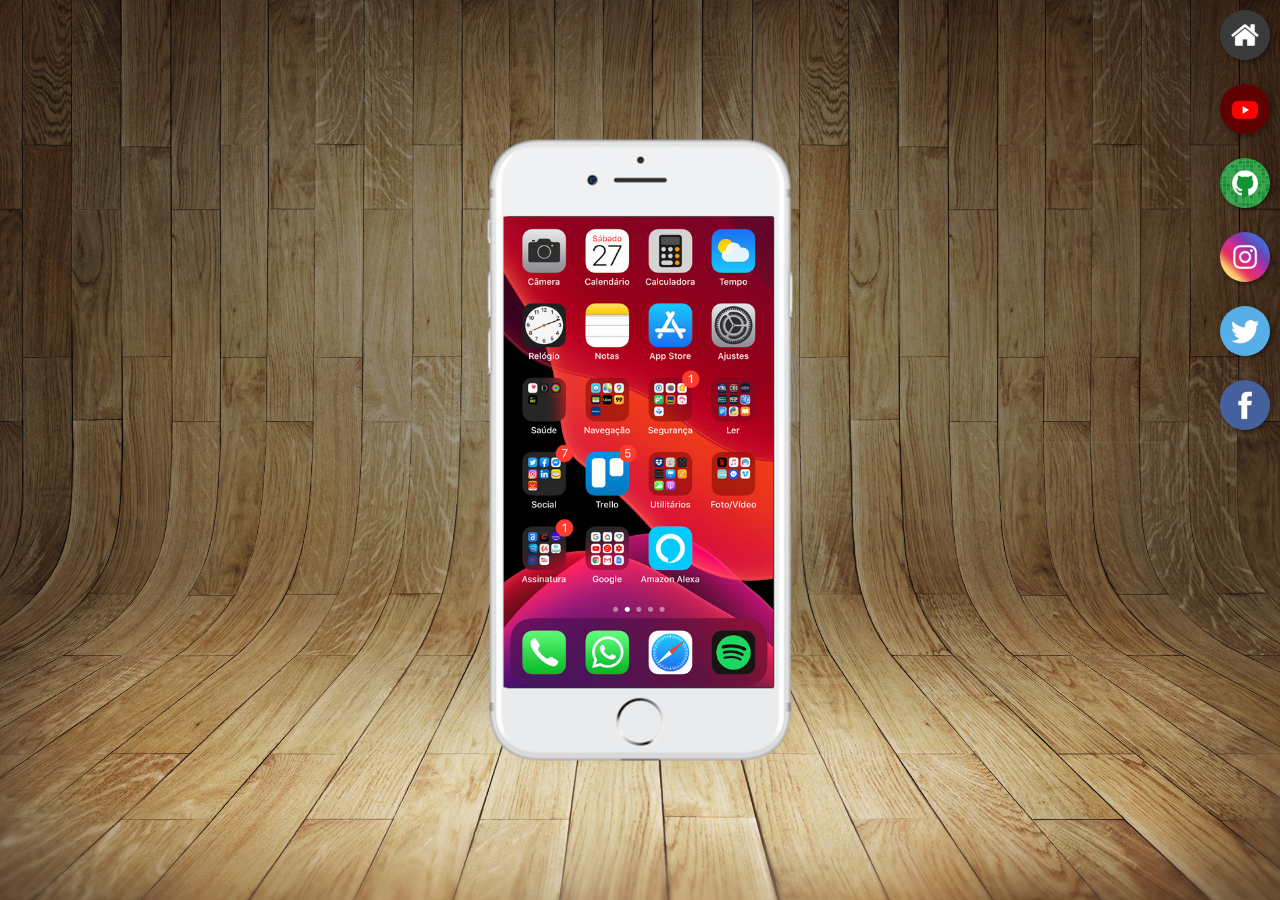
<file: index.html>
<!DOCTYPE html>
<html lang="en">
<head>
    <meta charset="UTF-8">
    <meta http-equiv="X-UA-Compatible" content="IE=edge">
    <meta name="viewport" content="width=device-width, initial-scale=1.0">
    <link rel="shortcut icon" href="favicon.ico" type="image/x-icon">
    <link rel="stylesheet" href="estilos/style.css">
    <title>Projeto Redes Sociais</title>
</head>
<body>
    <main>
        <section id="telefone">
            <iframe src="home.html" name="tela" id="tela" frameborder="0"></iframe>
        </section>

        <section id="redes-sociais">
            <a href="home.html" target="tela"> <img src="imagens/logo-home.jpg" alt="home"></a>  <br>
            <a href="youtube.html" target="tela"> <img src="imagens/logo-youtube.jpg" alt="youtube"></a> <br>
            <a href="github.html" target="tela"> <img src="imagens/logo-github.jpg" alt="github"></a> <br>
            <a href="instagram.html" target="tela"> <img src="imagens/logo-instagram.jpg" alt="instagram"></a> <br>
            <a href="twitter.html" target="tela"> <img src="imagens/logo-twitter.jpg" alt="twitter"></a> <br>
            <a href="facebook.html" target="tela"> <img src="imagens/logo-facebook.jpg" alt="facebook"></a> <br>


        </section>
    </main>
</body>
</html>
</file>
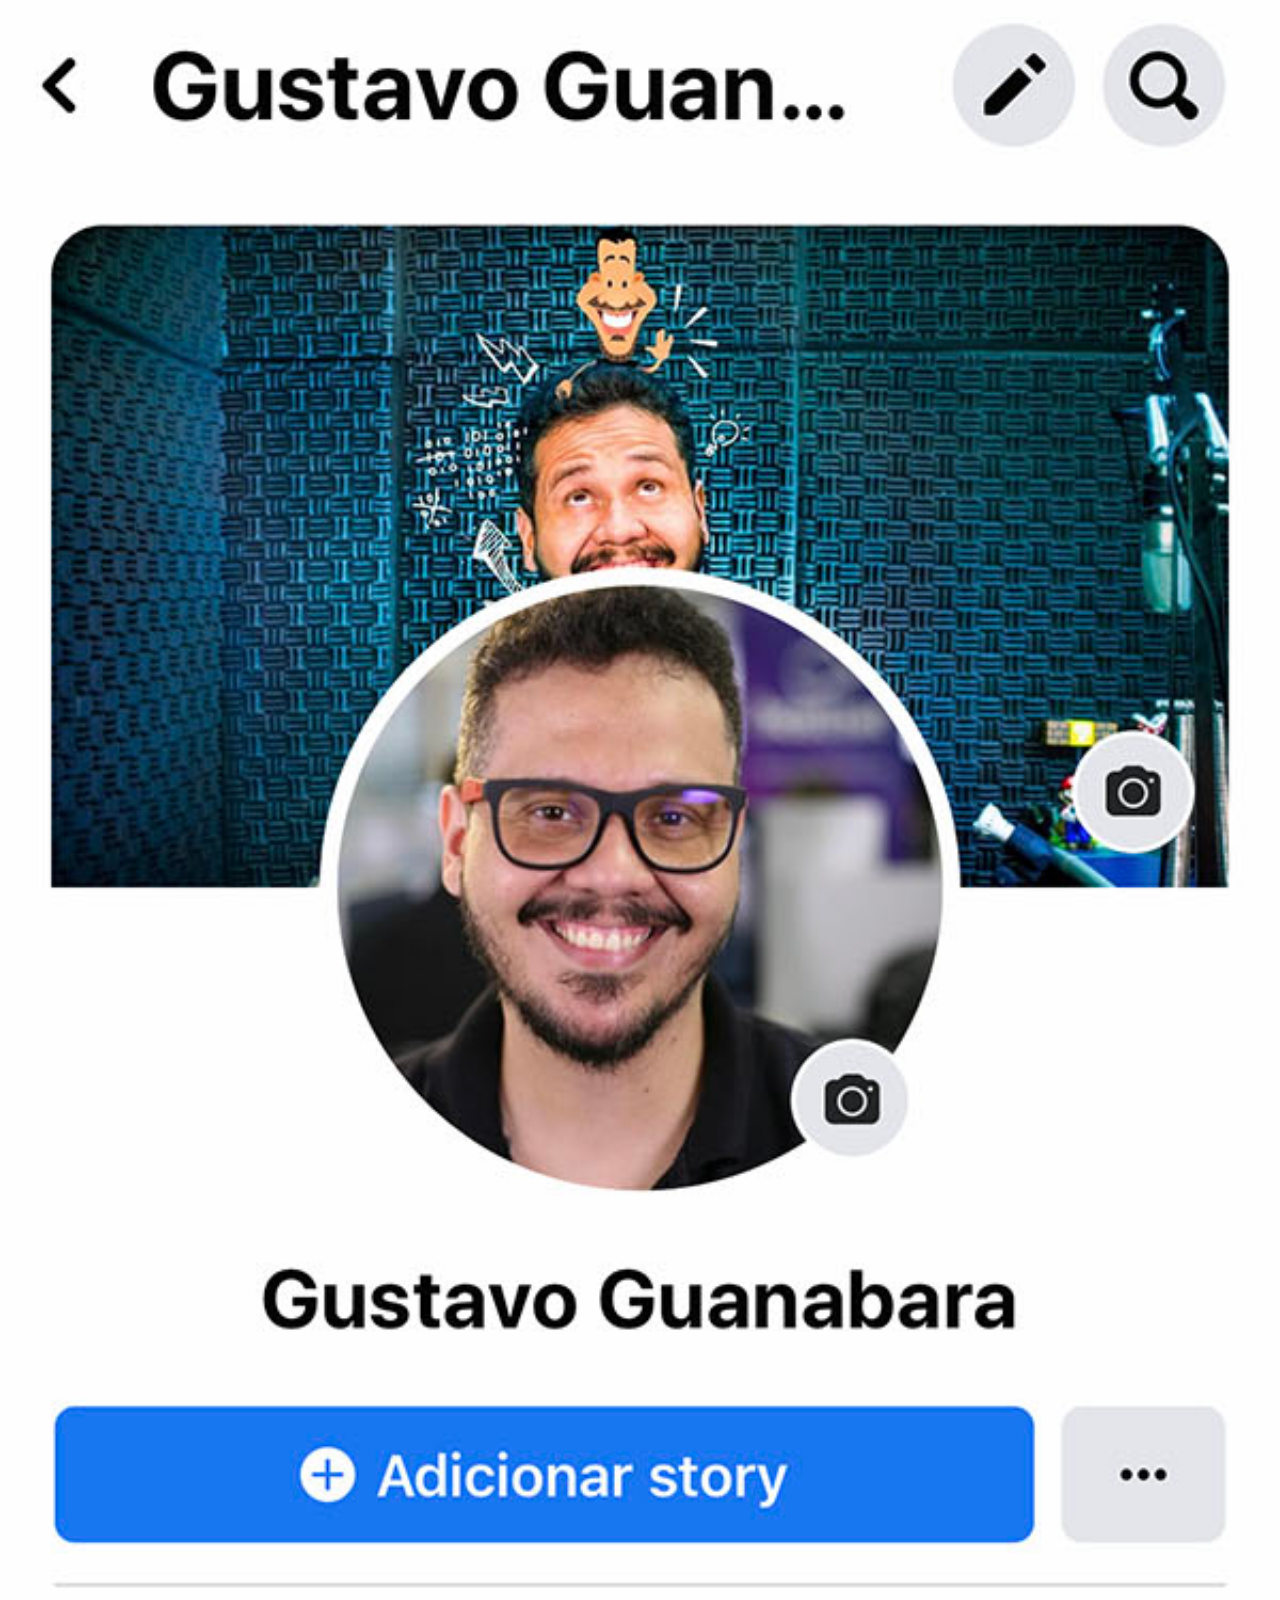
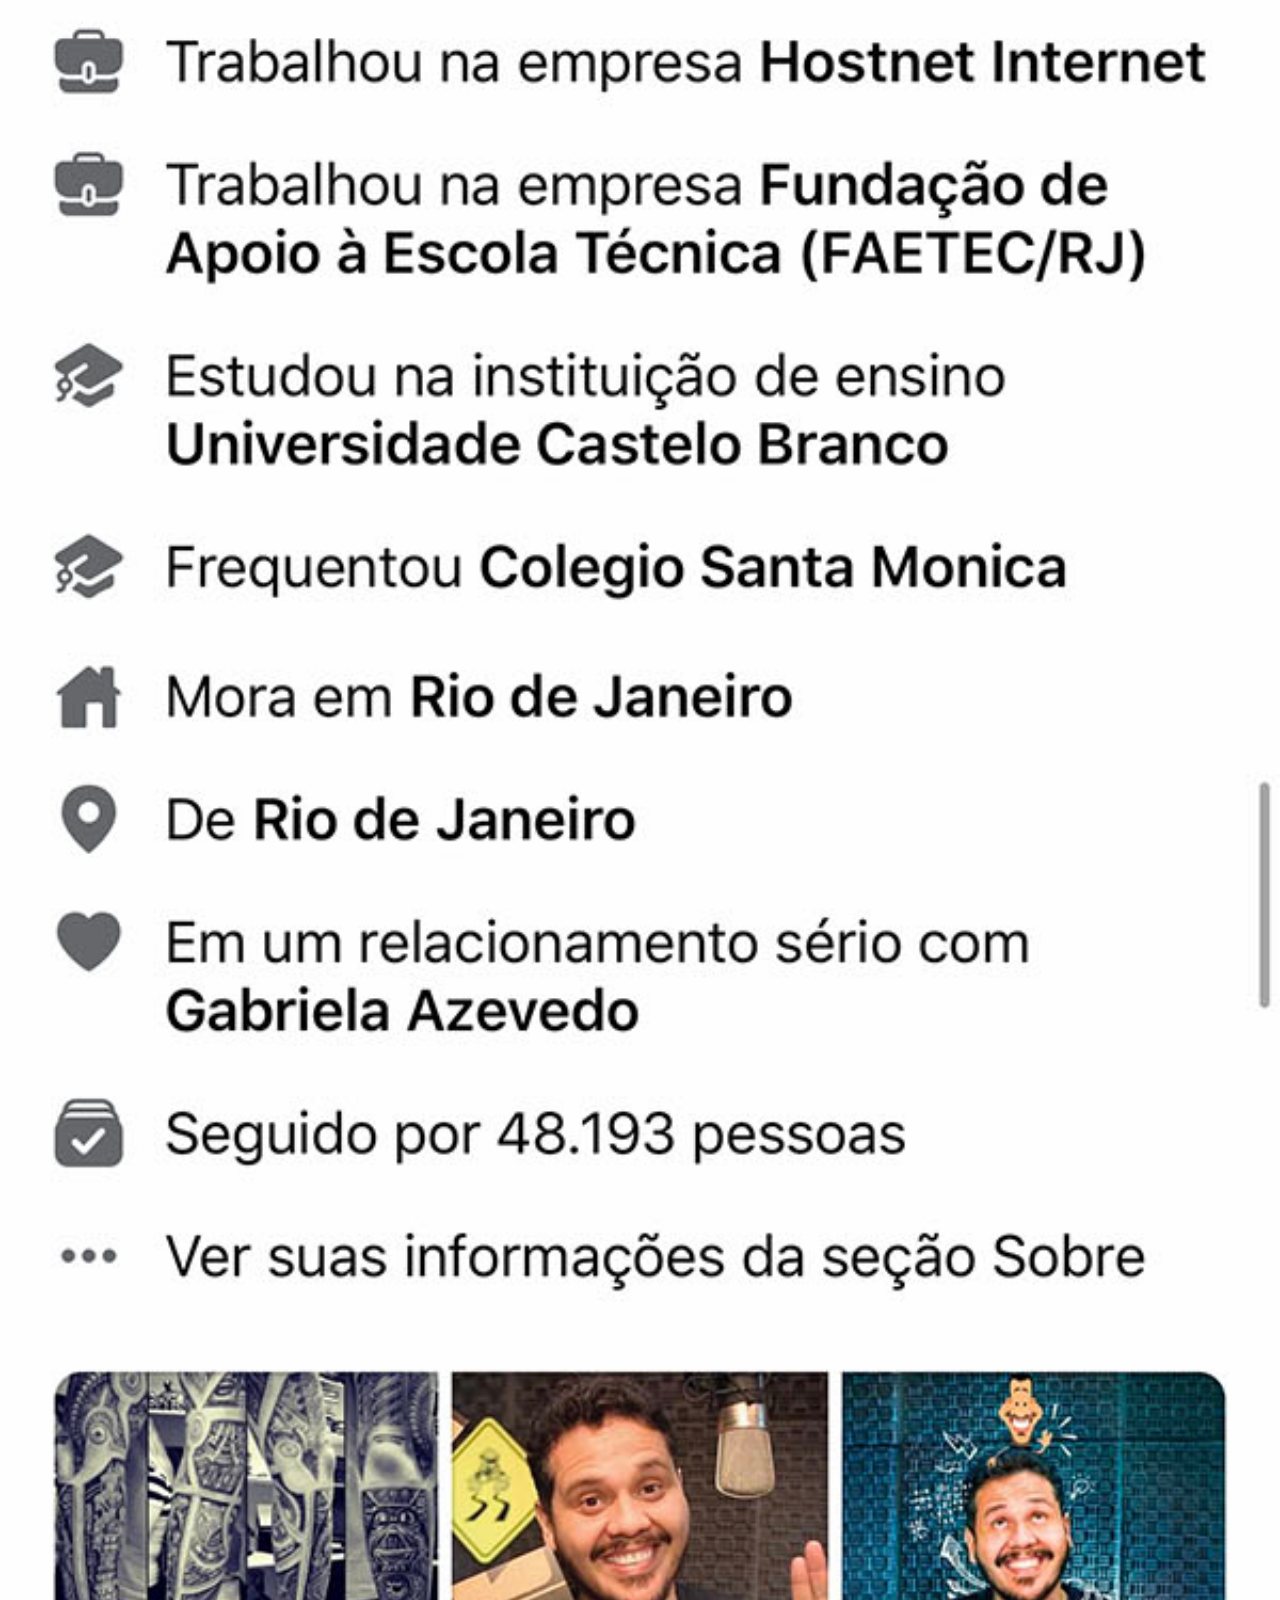
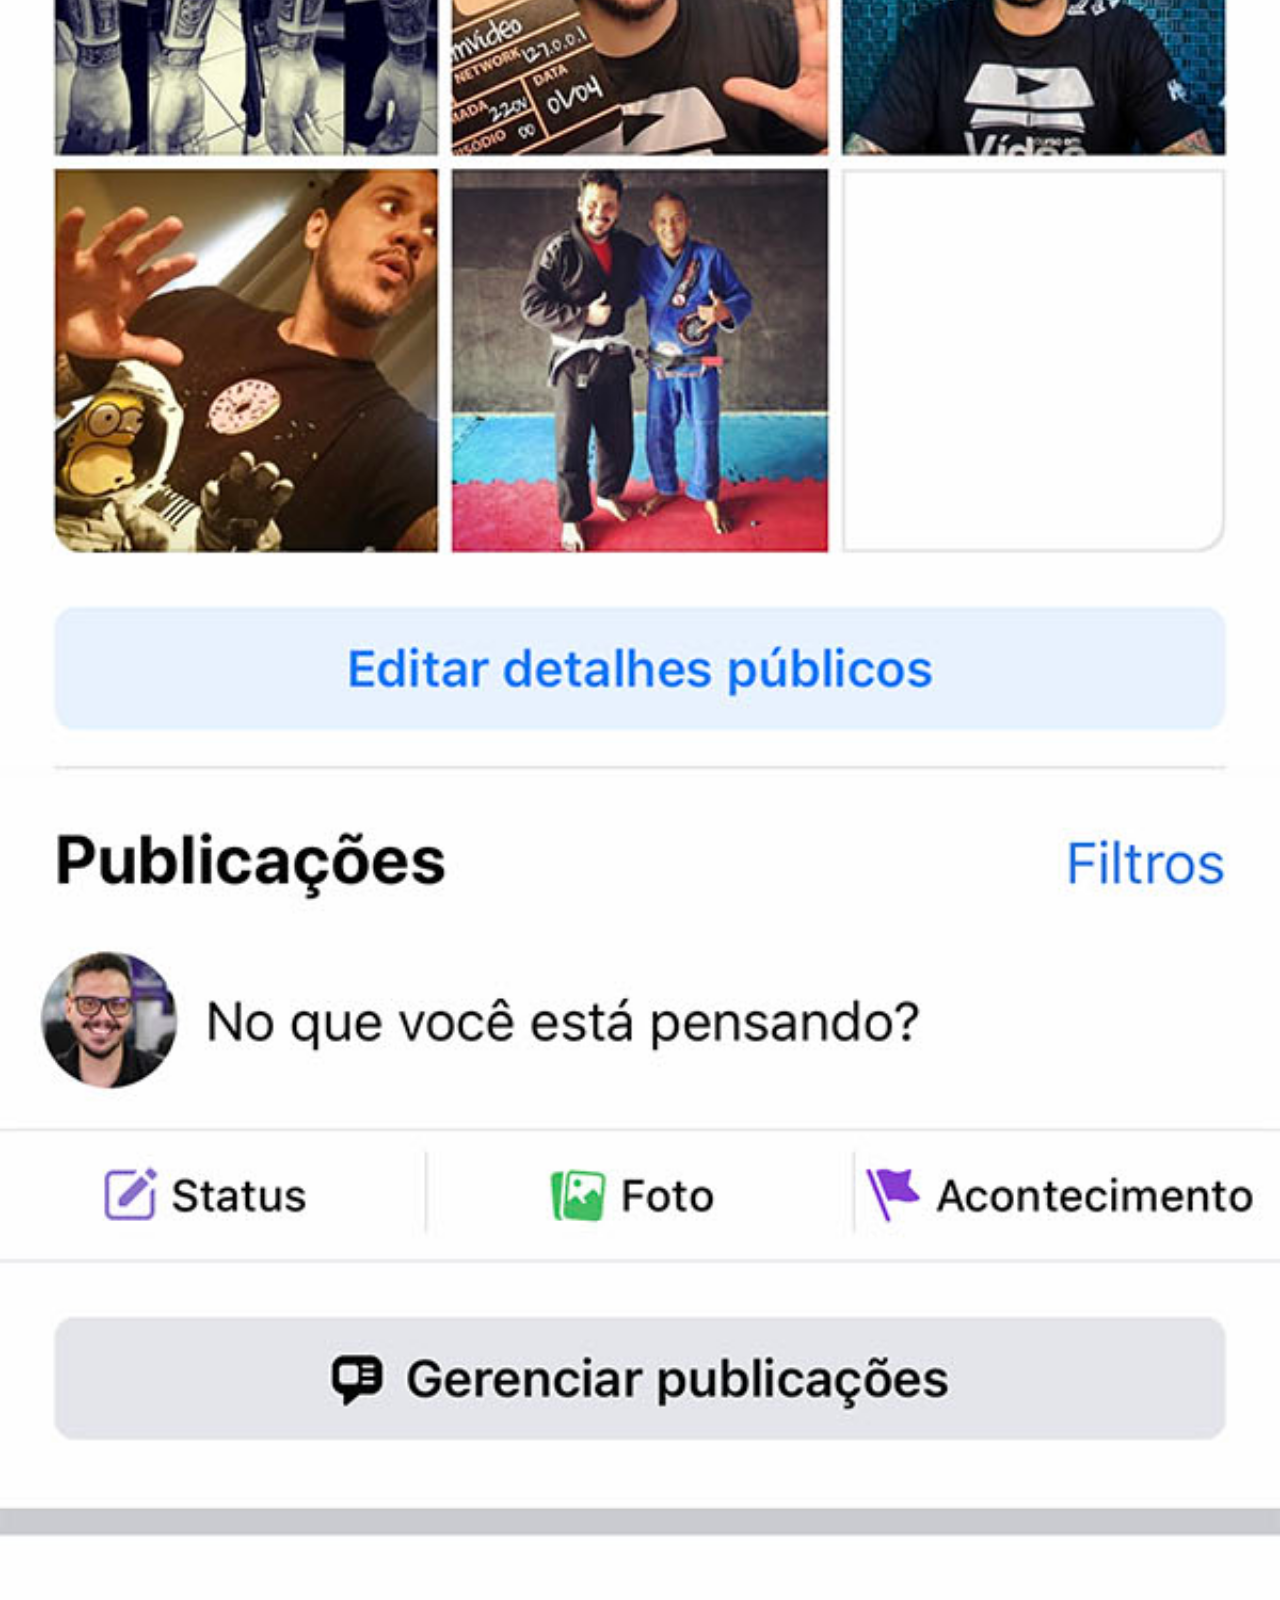
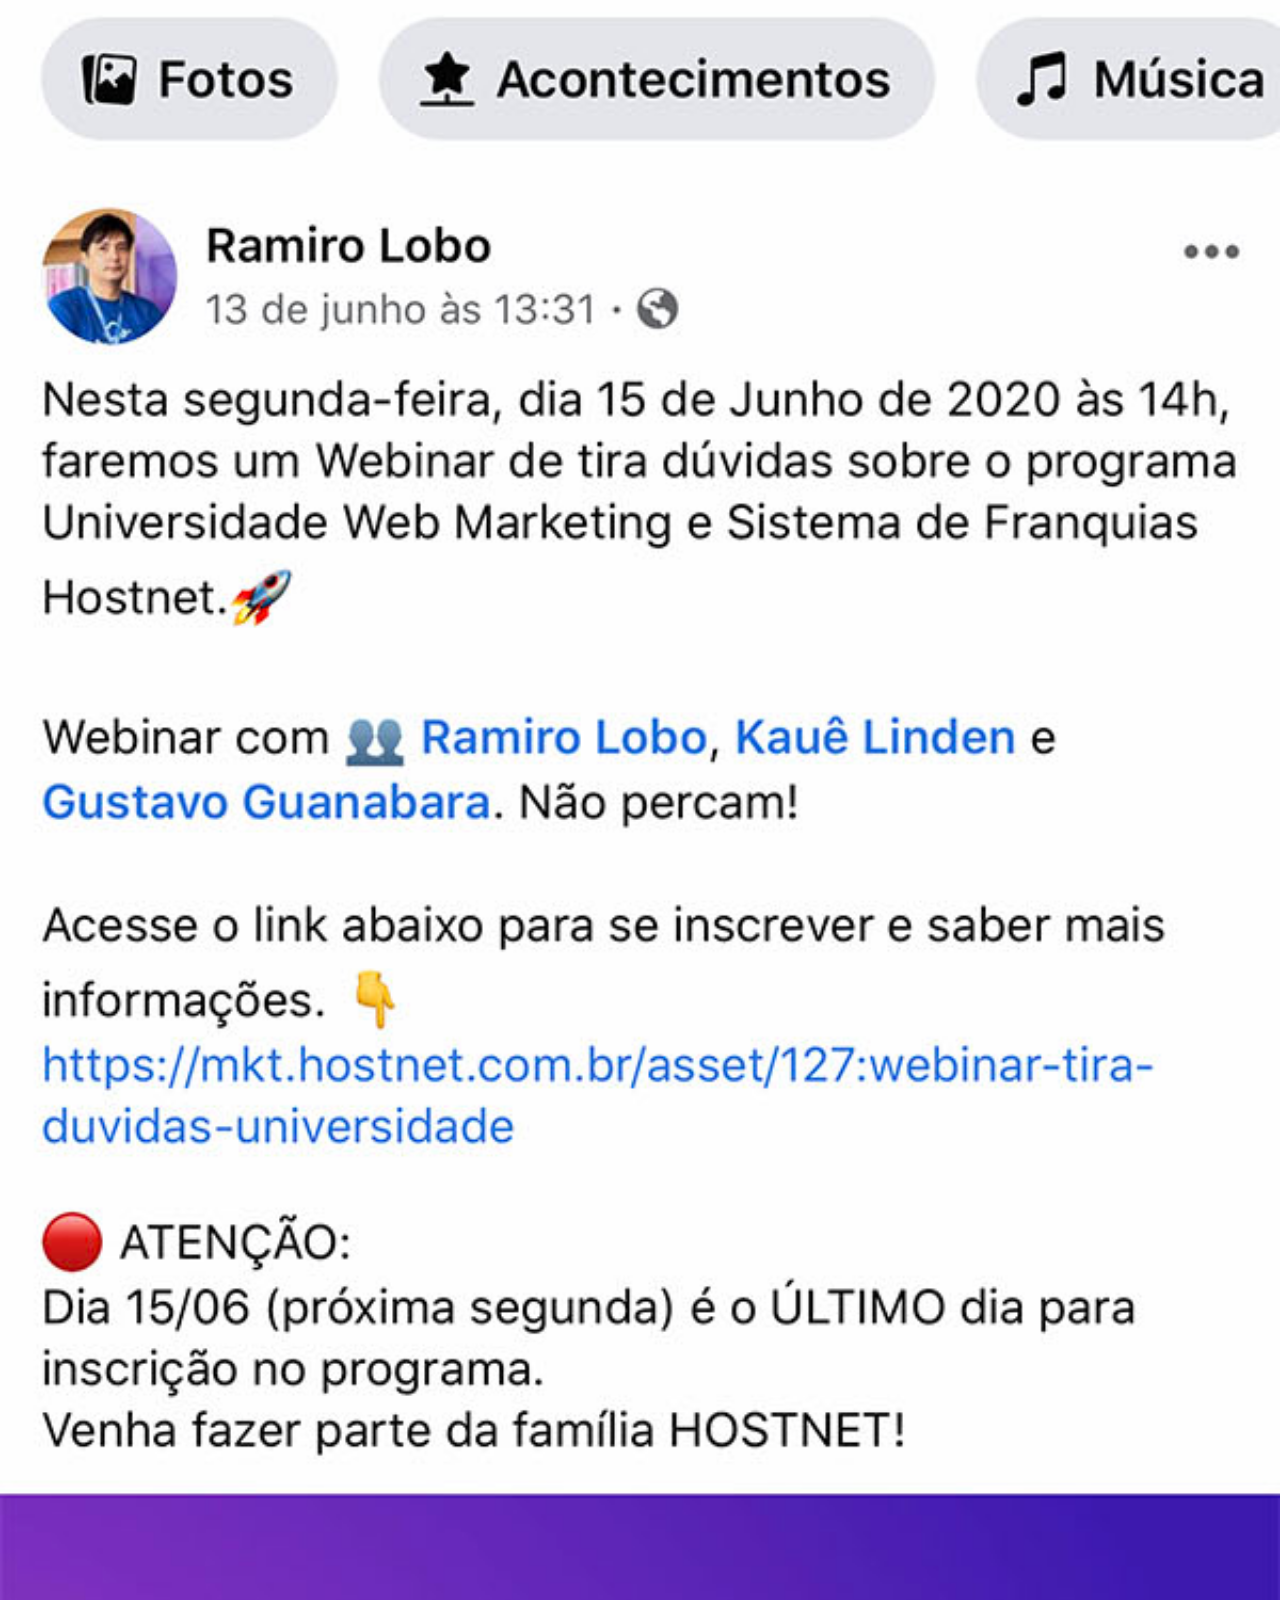
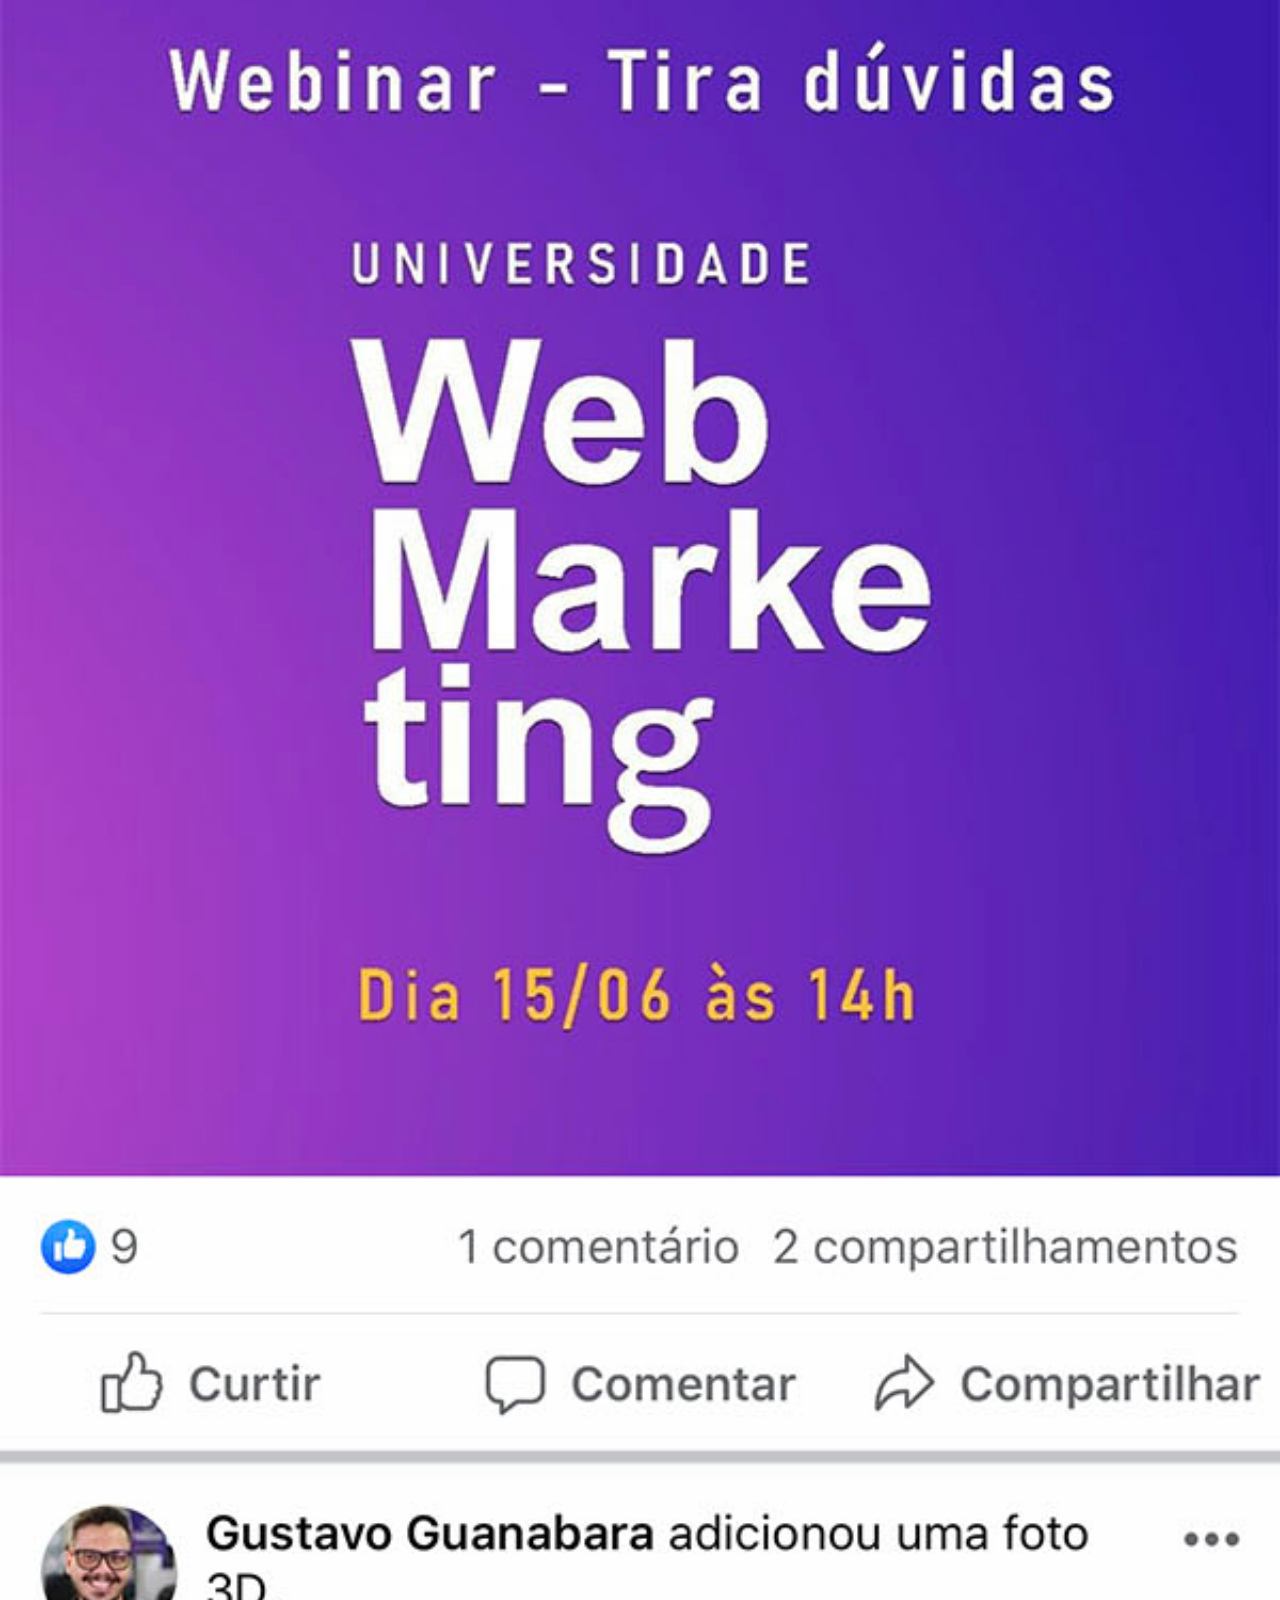
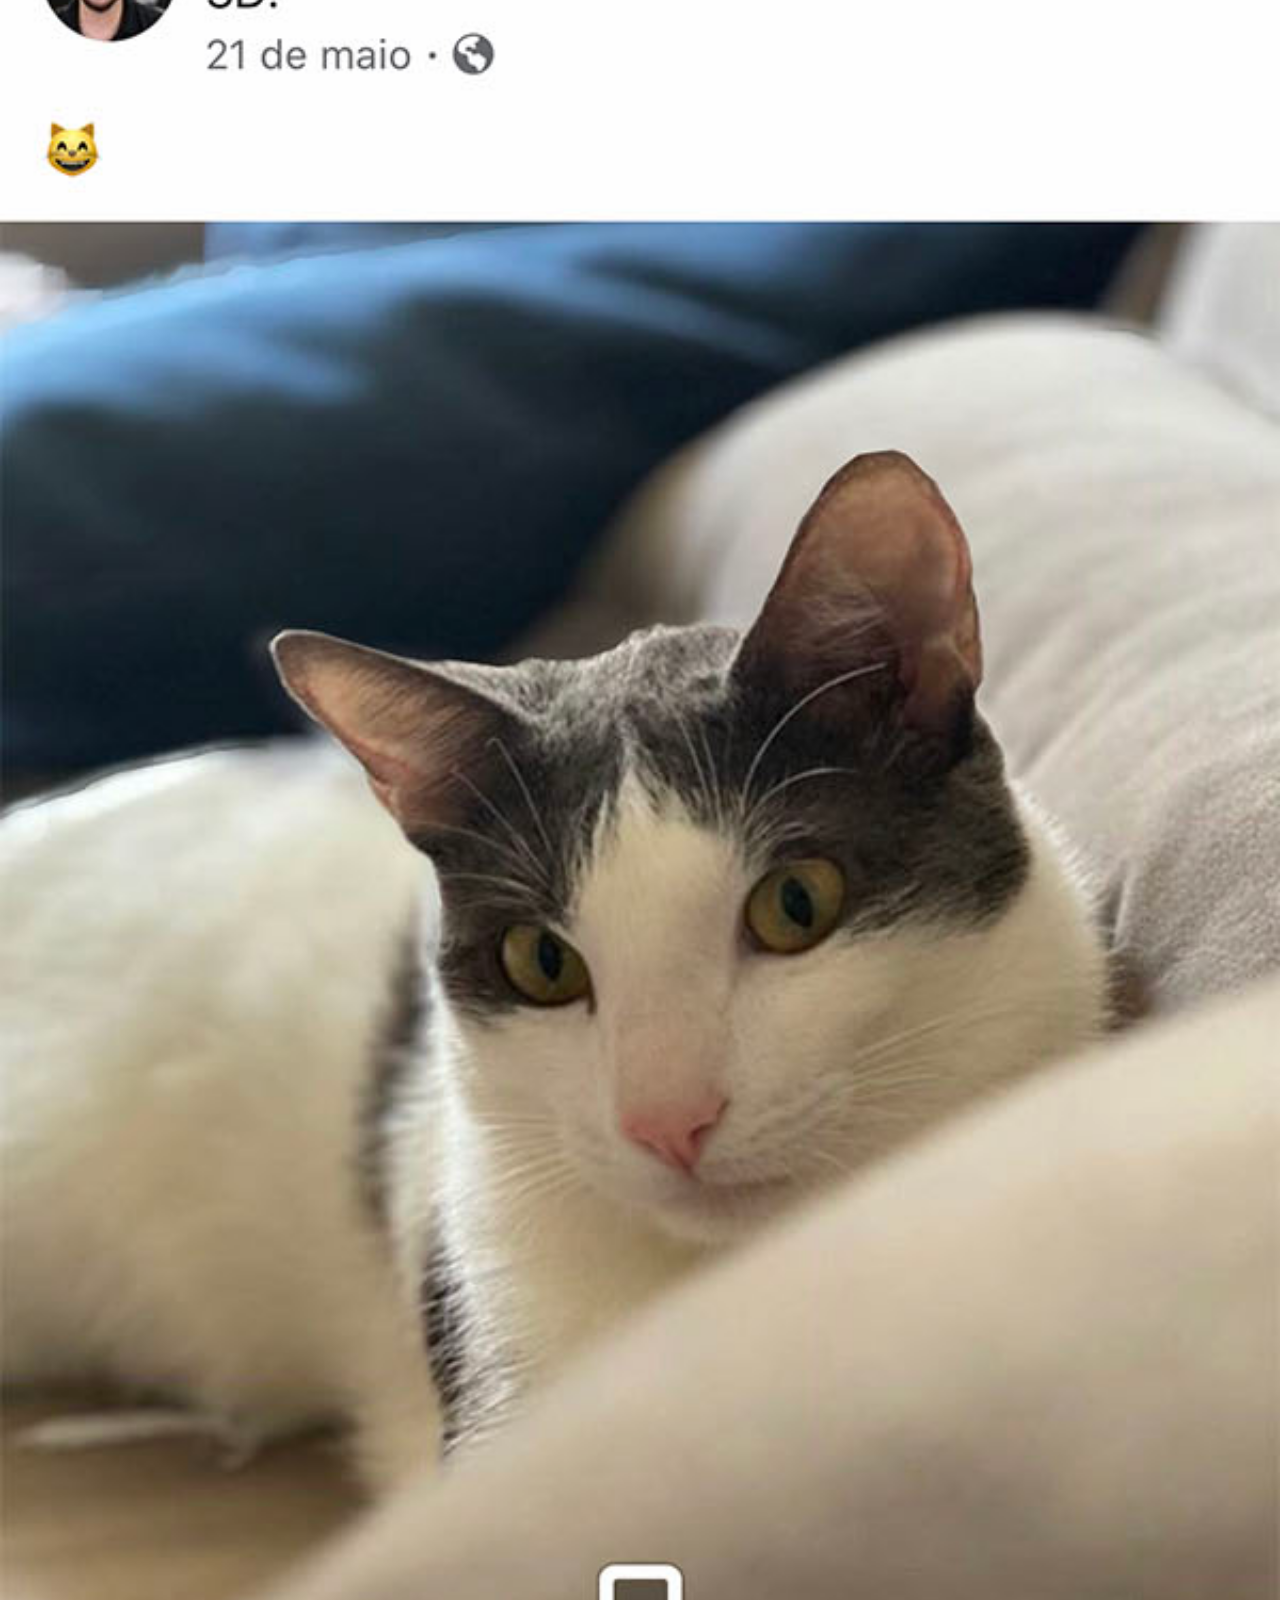
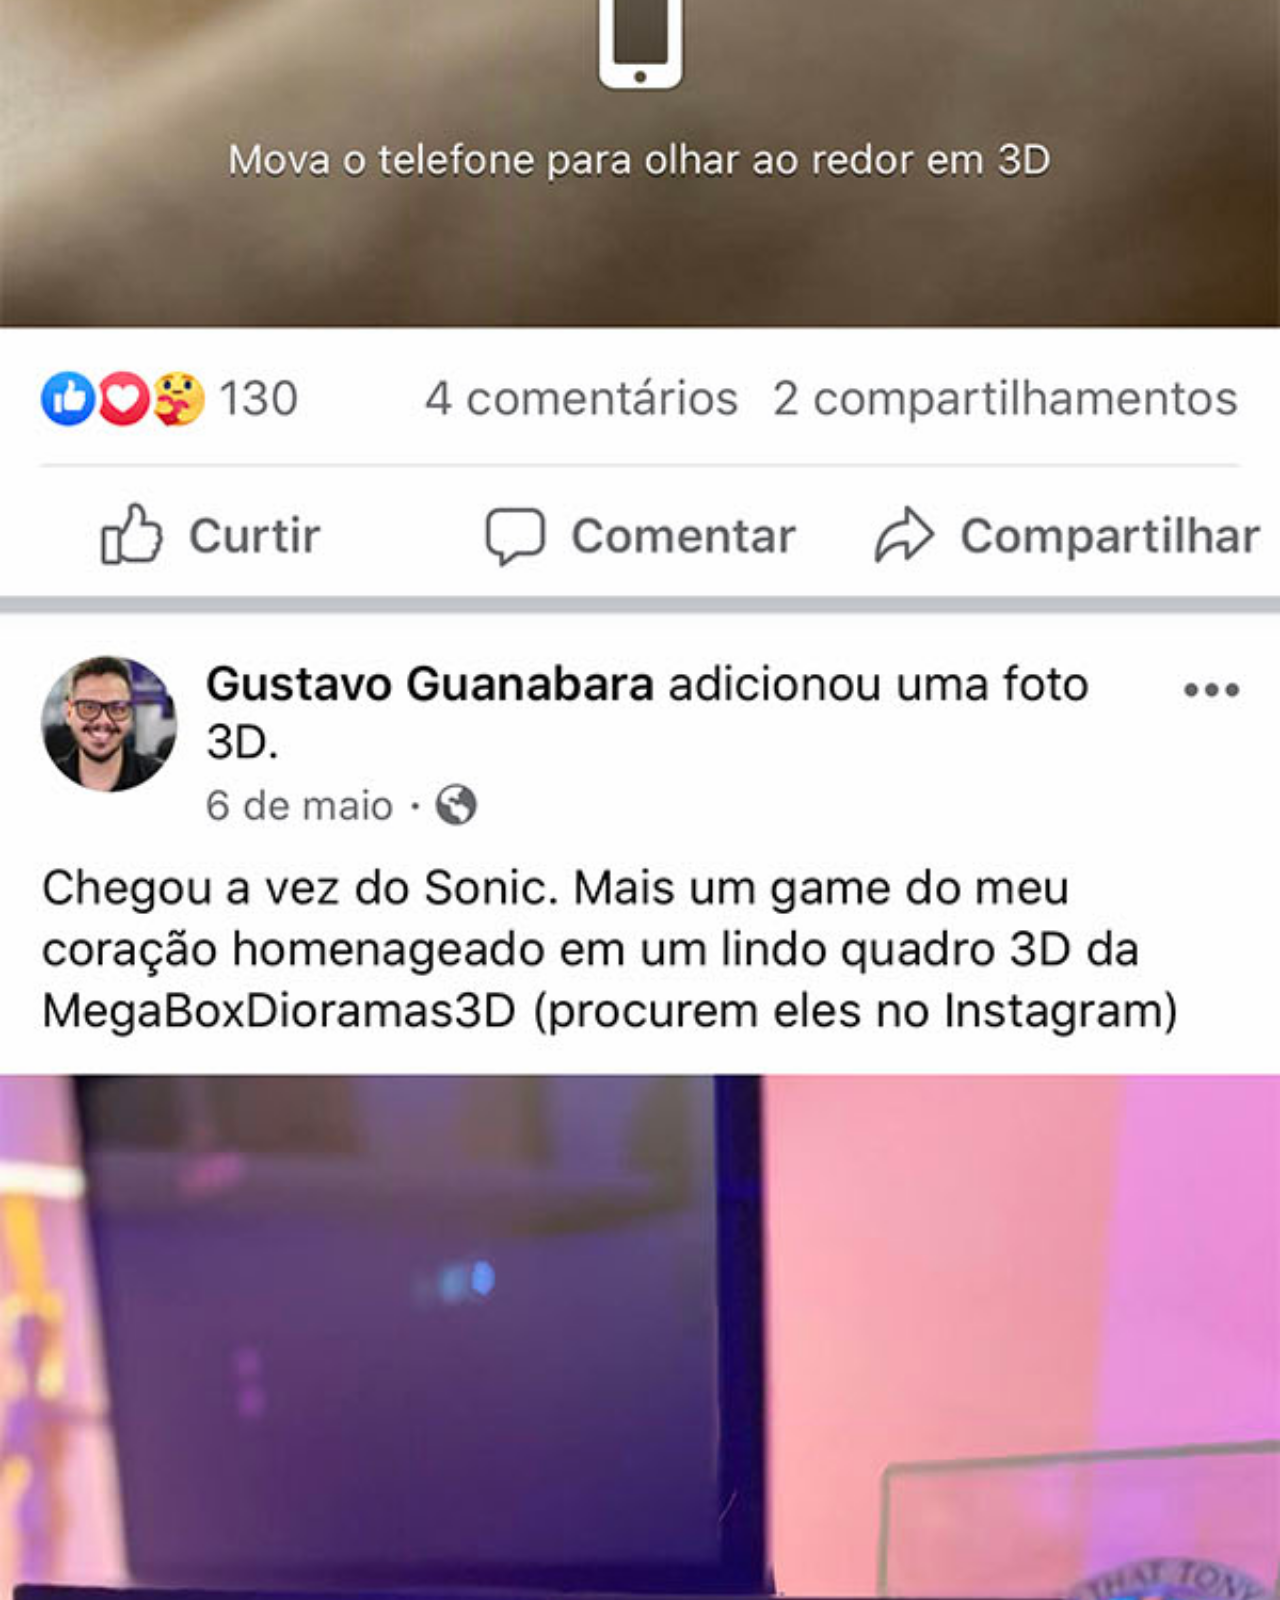
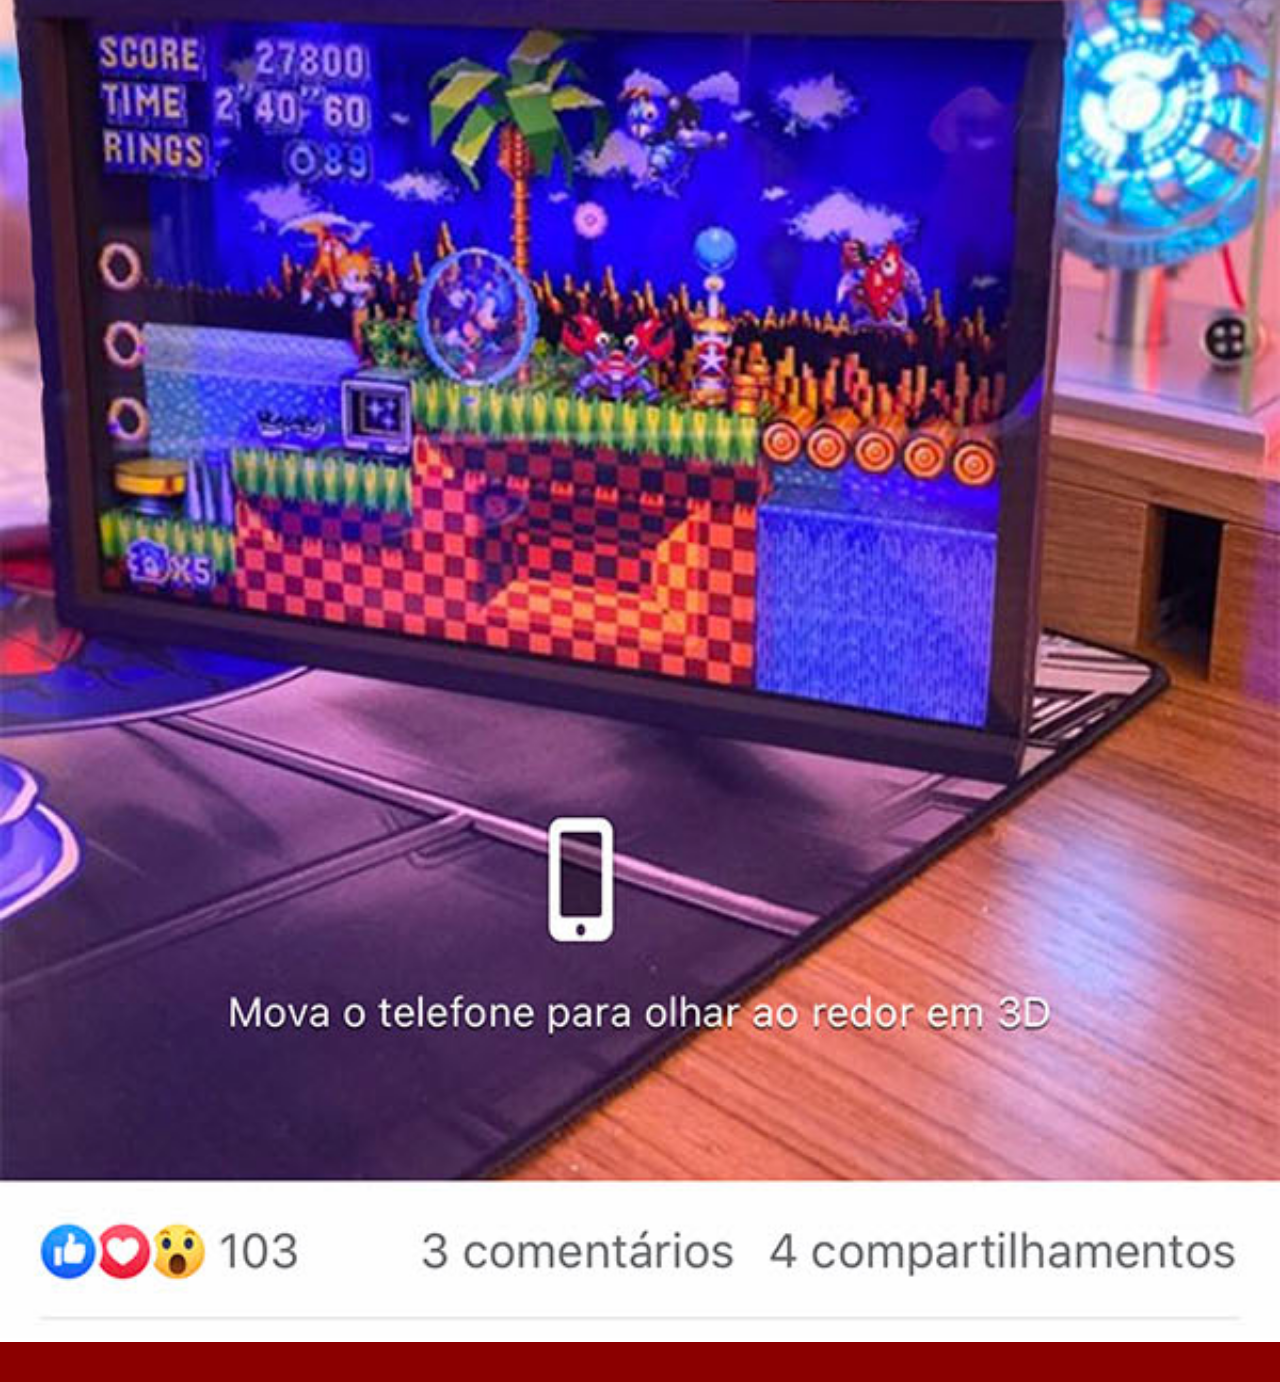
<file: facebook.html>
<!DOCTYPE html>
<html lang="en">
<head>
    <meta charset="UTF-8">
    <meta http-equiv="X-UA-Compatible" content="IE=edge">
    <meta name="viewport" content="width=device-width, initial-scale=1.0">
    <title>facebook</title>
    <link rel="stylesheet" href="estilos/social.css">
</head>
<body>
    <img src="imagens/tela-facebook.jpg" alt="facebook">
    <a href="https://www.facebook.com/Danilonbs/" target="_blank"></a>
</body>
</html>
</file>
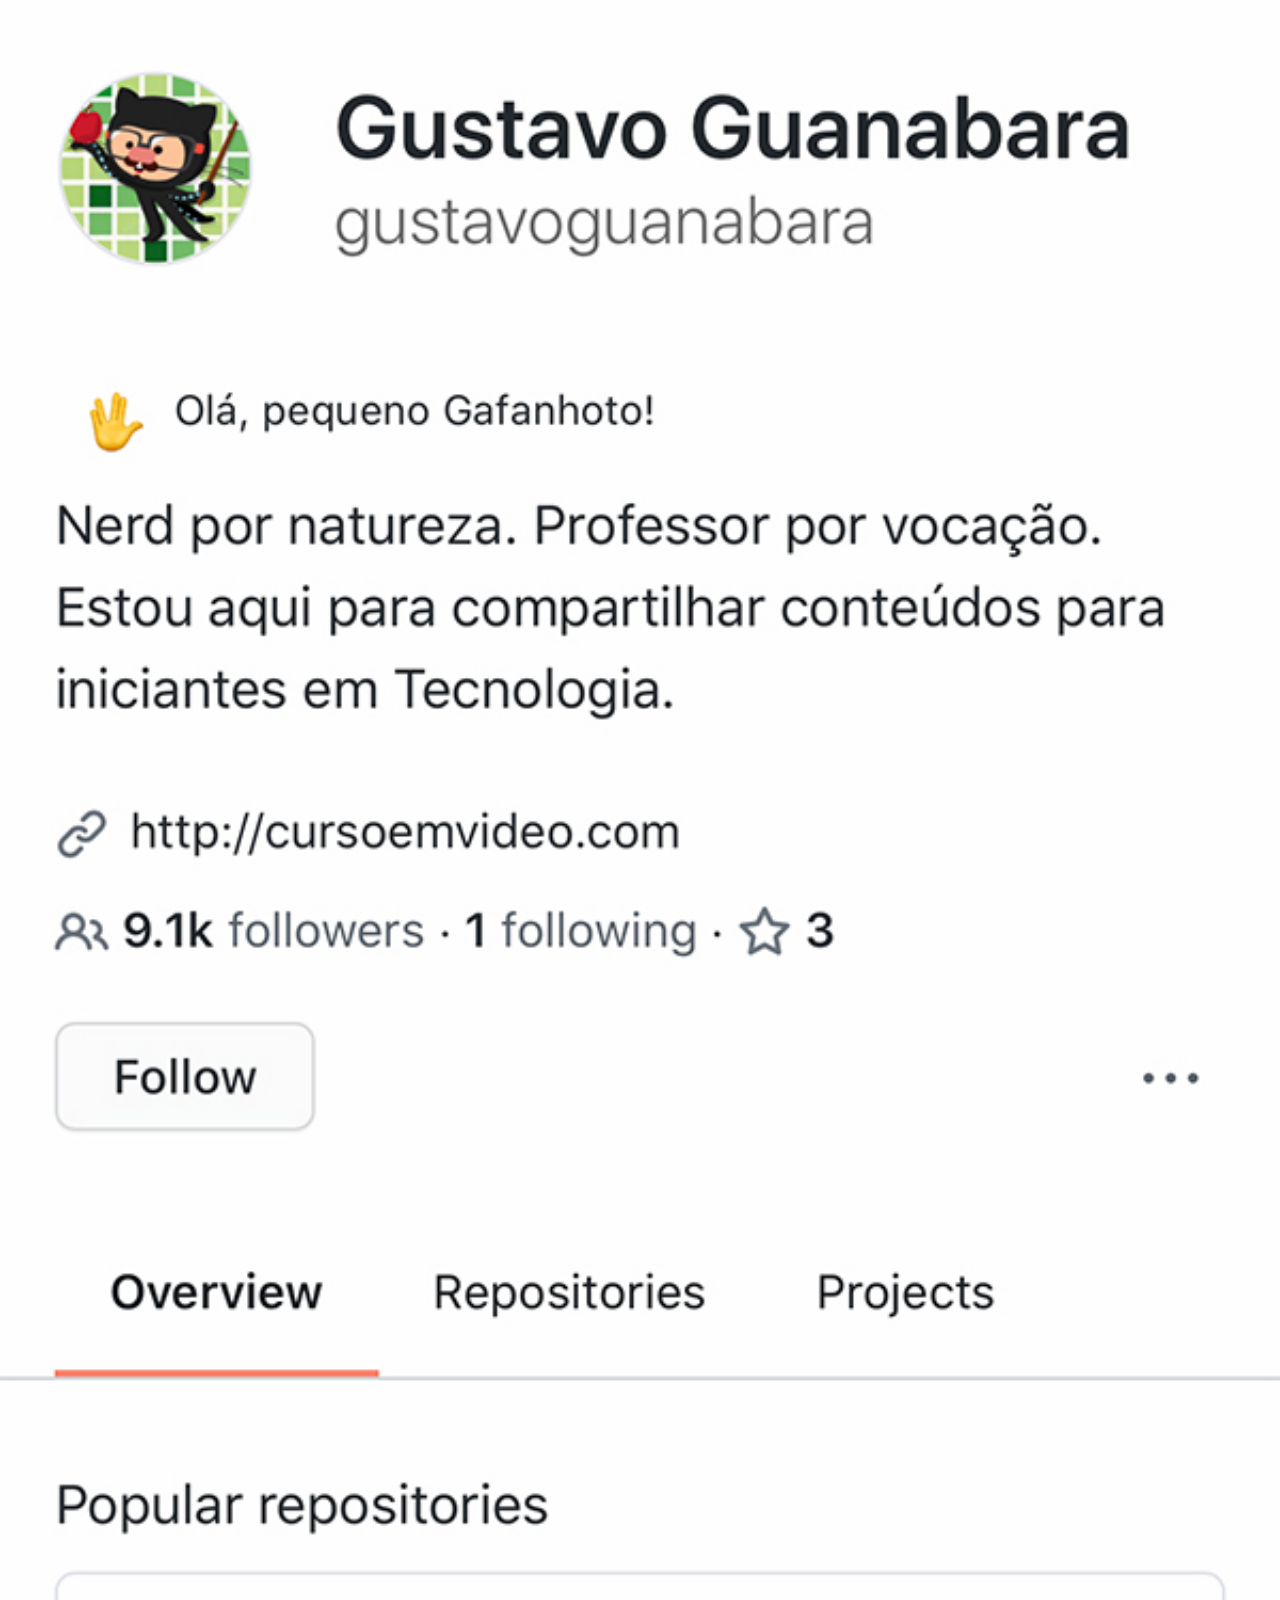
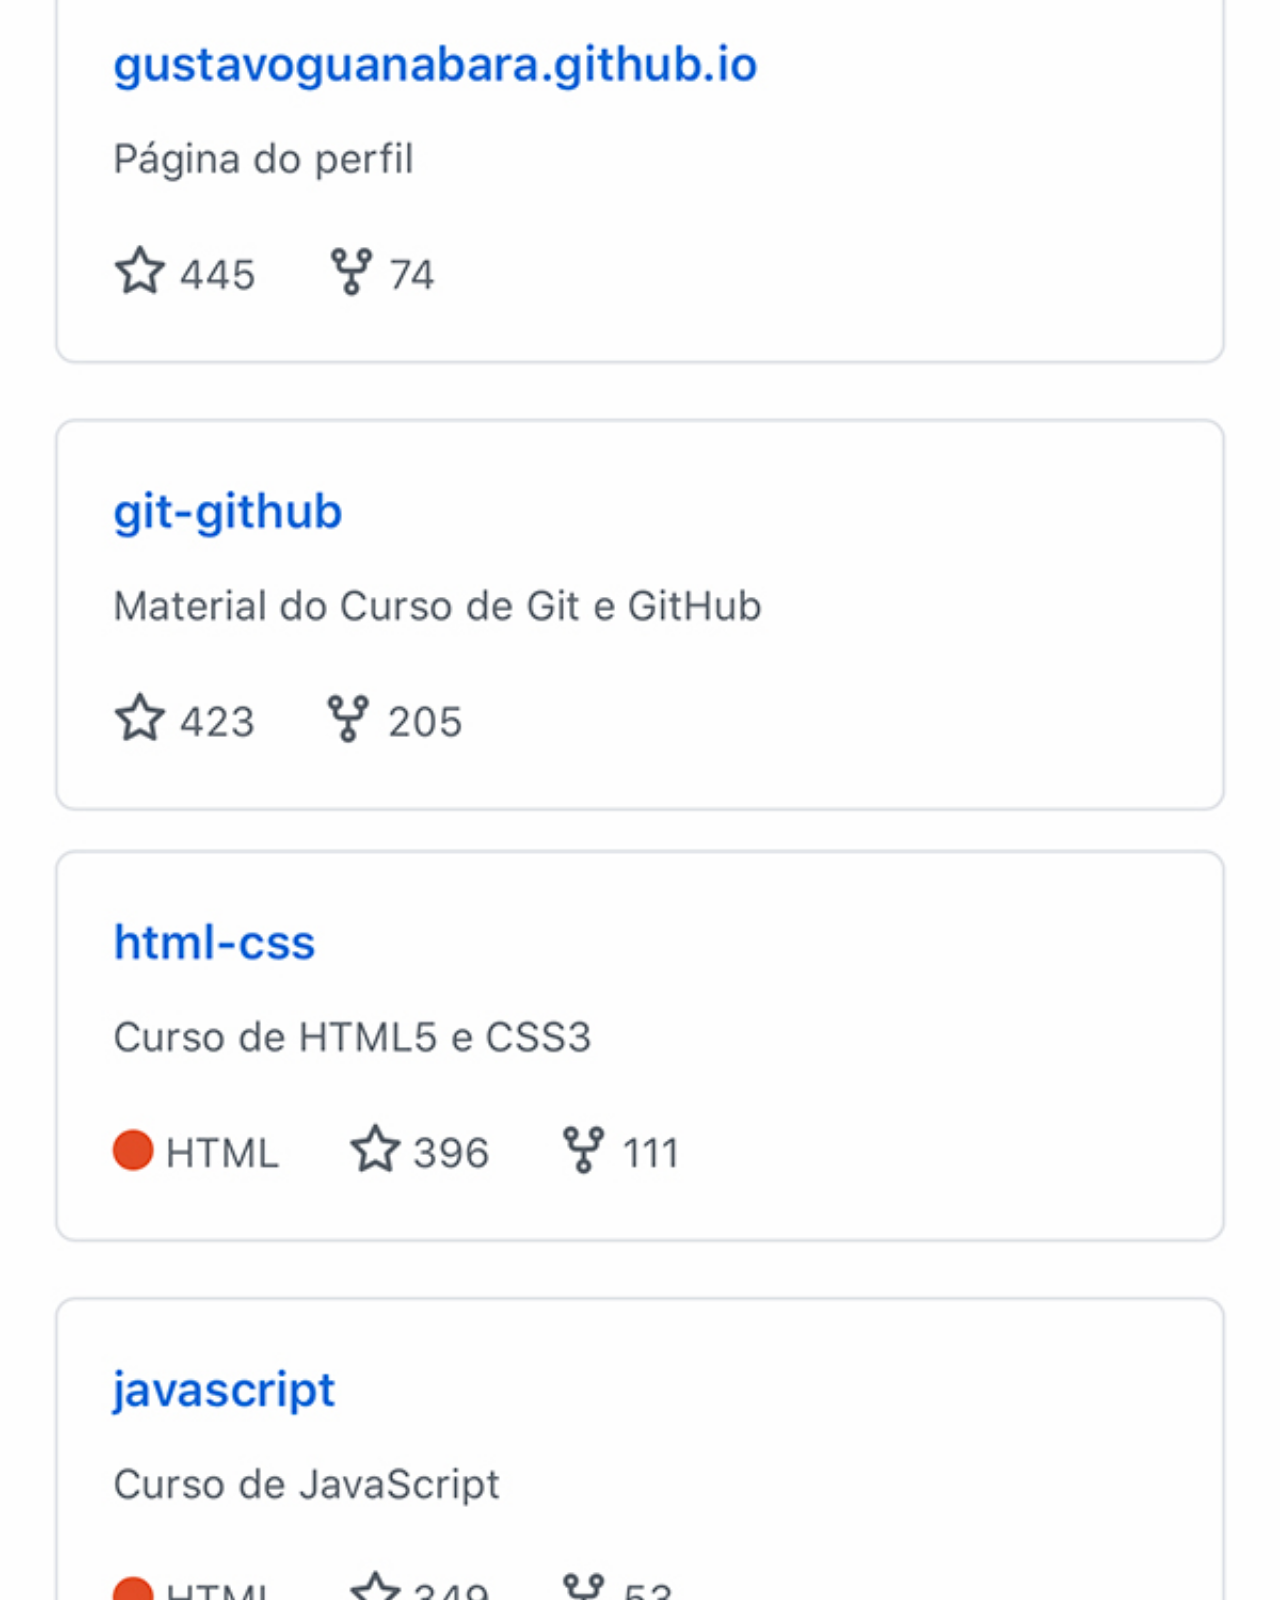
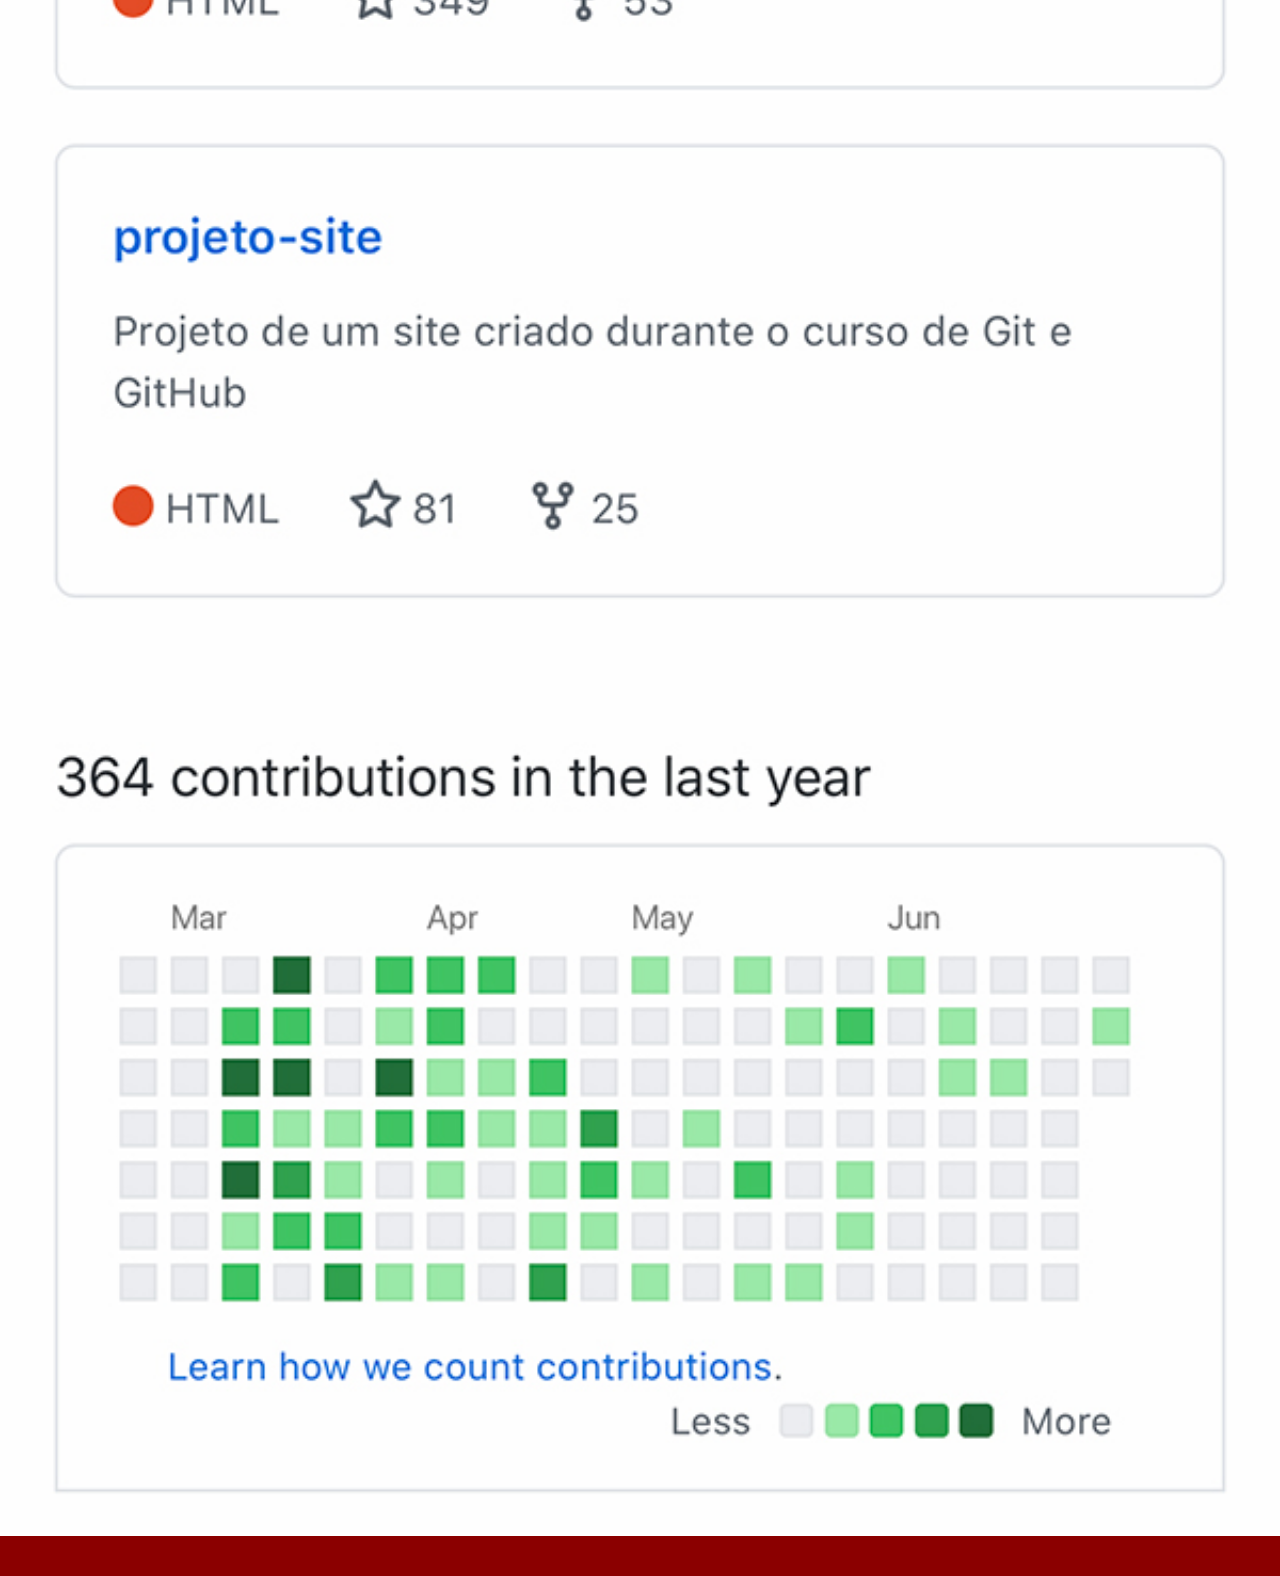
<file: github.html>
<!DOCTYPE html>
<html lang="en">
<head>
    <meta charset="UTF-8">
    <meta http-equiv="X-UA-Compatible" content="IE=edge">
    <meta name="viewport" content="width=device-width, initial-scale=1.0">
    <title>github</title>
    <link rel="stylesheet" href="estilos/social.css">

</head>
<body>
    <img src="imagens/tela-github.jpg" alt="github">
    <a href="https://github.com/Danilonbs" target="_blank"></a>
</body>
</html>
</file>
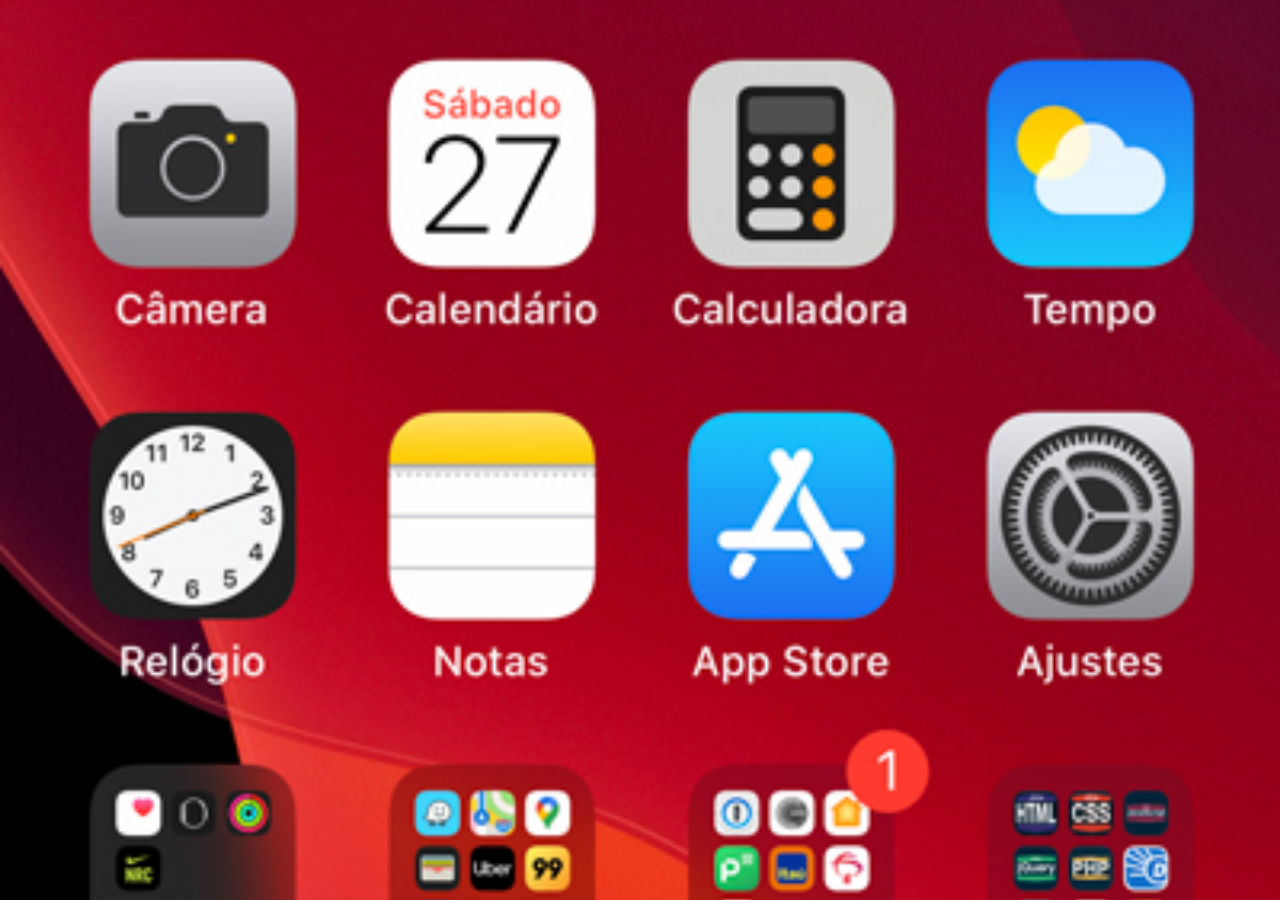
<file: home.html>
<!DOCTYPE html>
<html lang="en">
<head>
    <meta charset="UTF-8">
    <meta http-equiv="X-UA-Compatible" content="IE=edge">
    <meta name="viewport" content="width=device-width, initial-scale=1.0">
    <title>Home</title>
</head>
<style>
    * {
        margin: 0px;
        padding: 0px;
    }

    body {
        width: 100vw;
        height: 100vh;
        background: black url(imagens/tela-home.jpg) no-repeat top center;
        background-size: cover;
    }
</style>
<body>
    
</body>
</html>
</file>
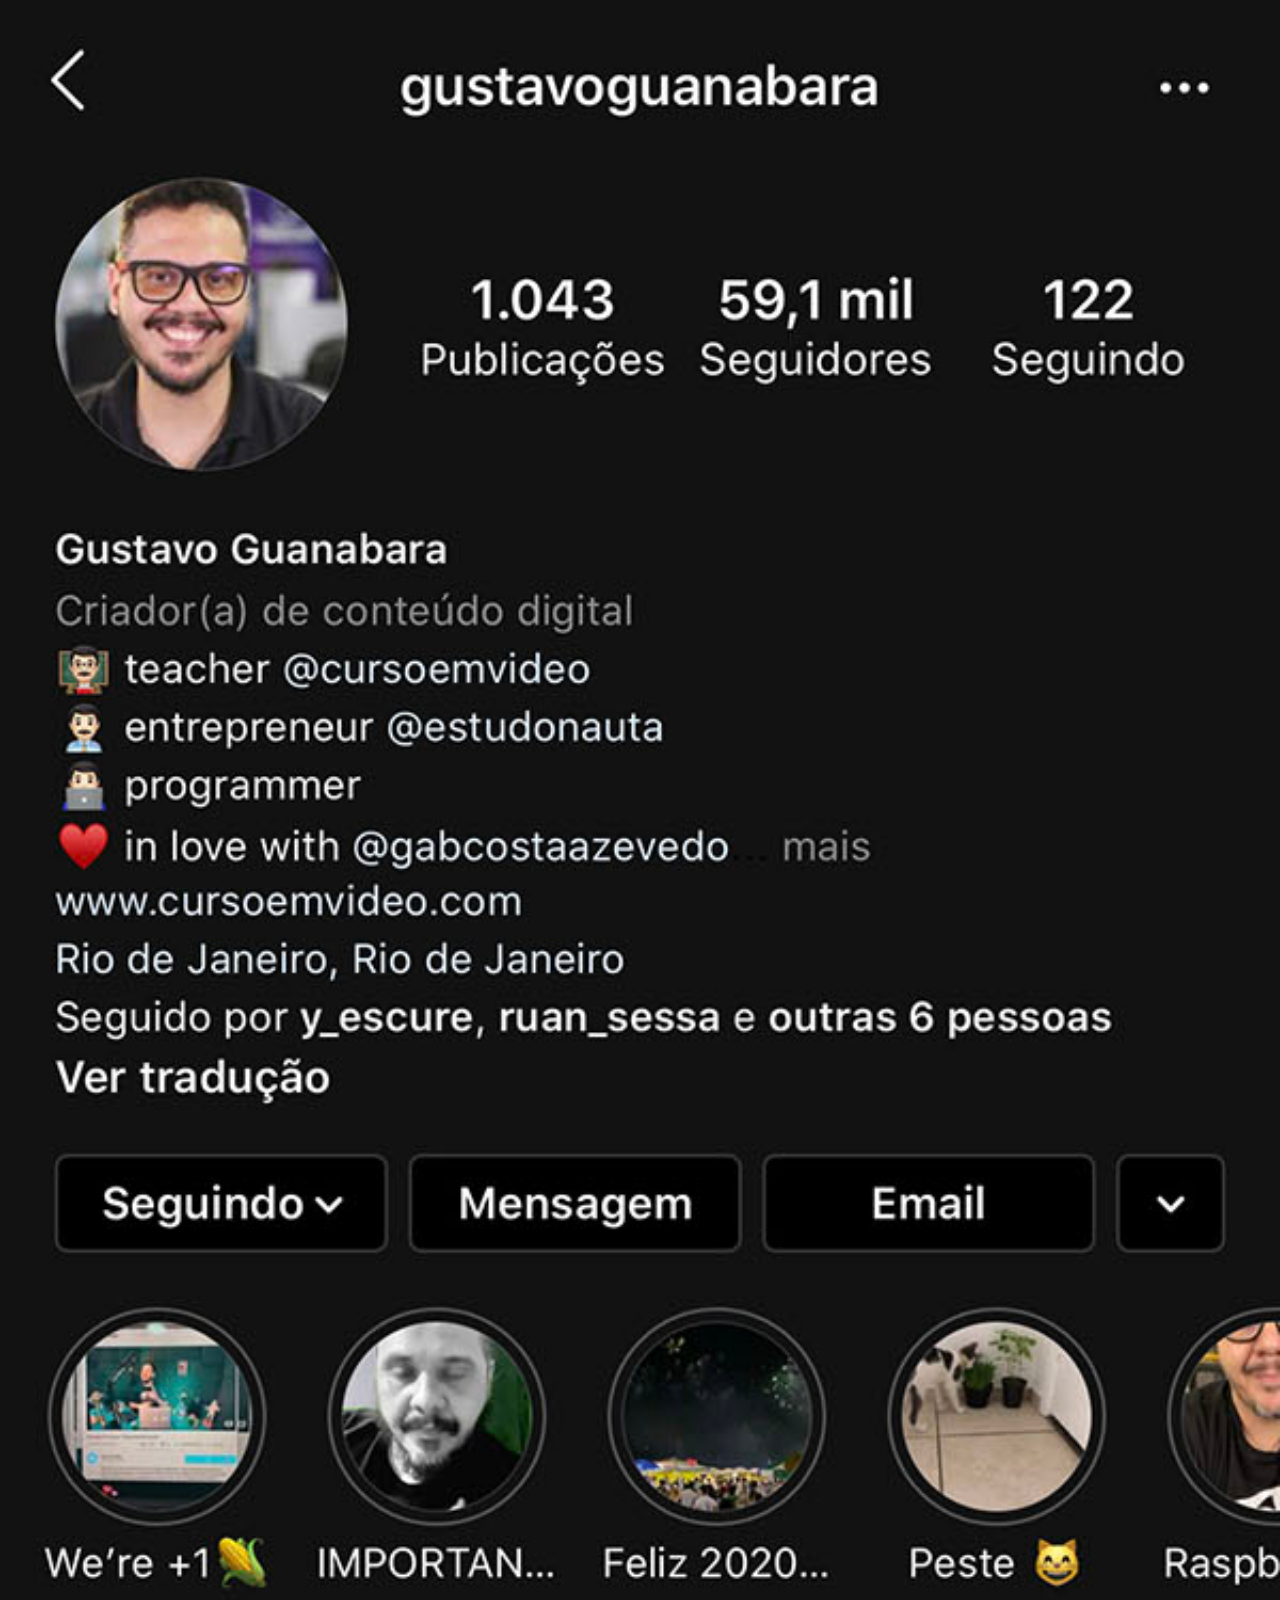
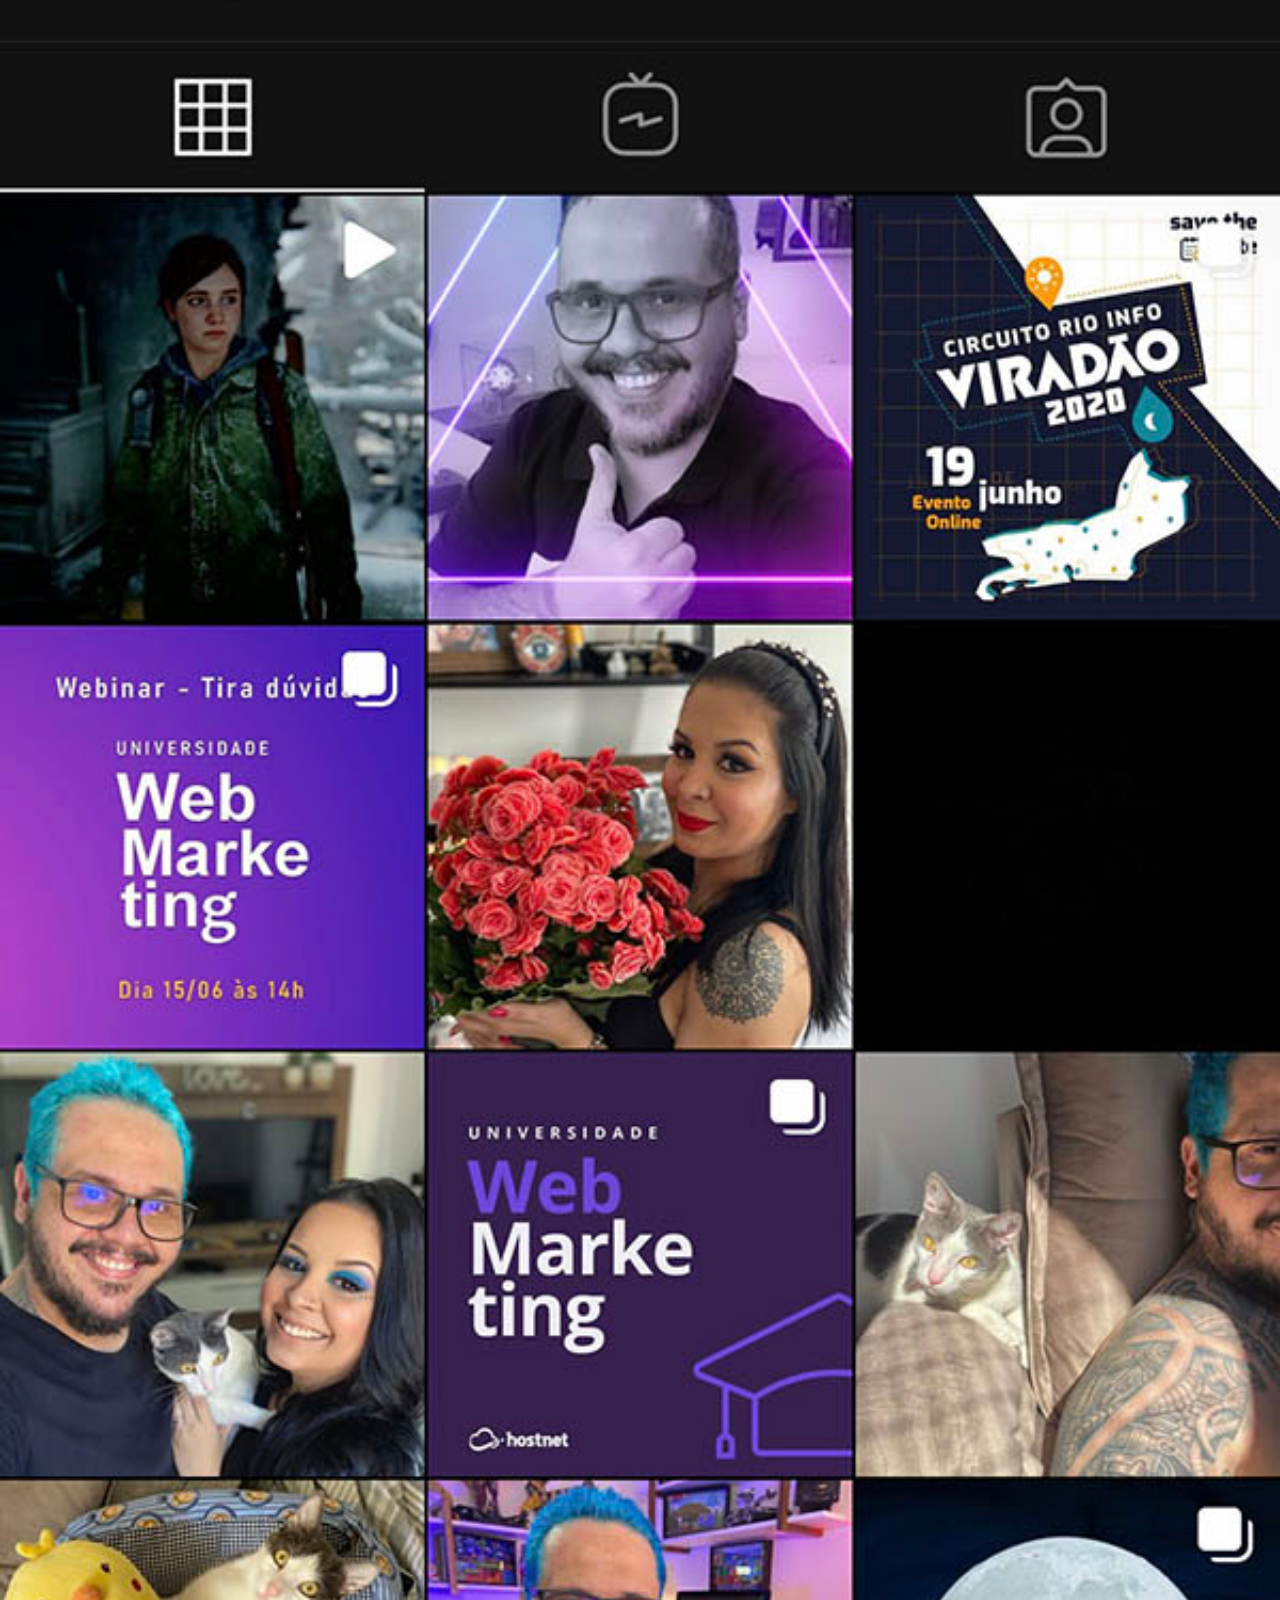
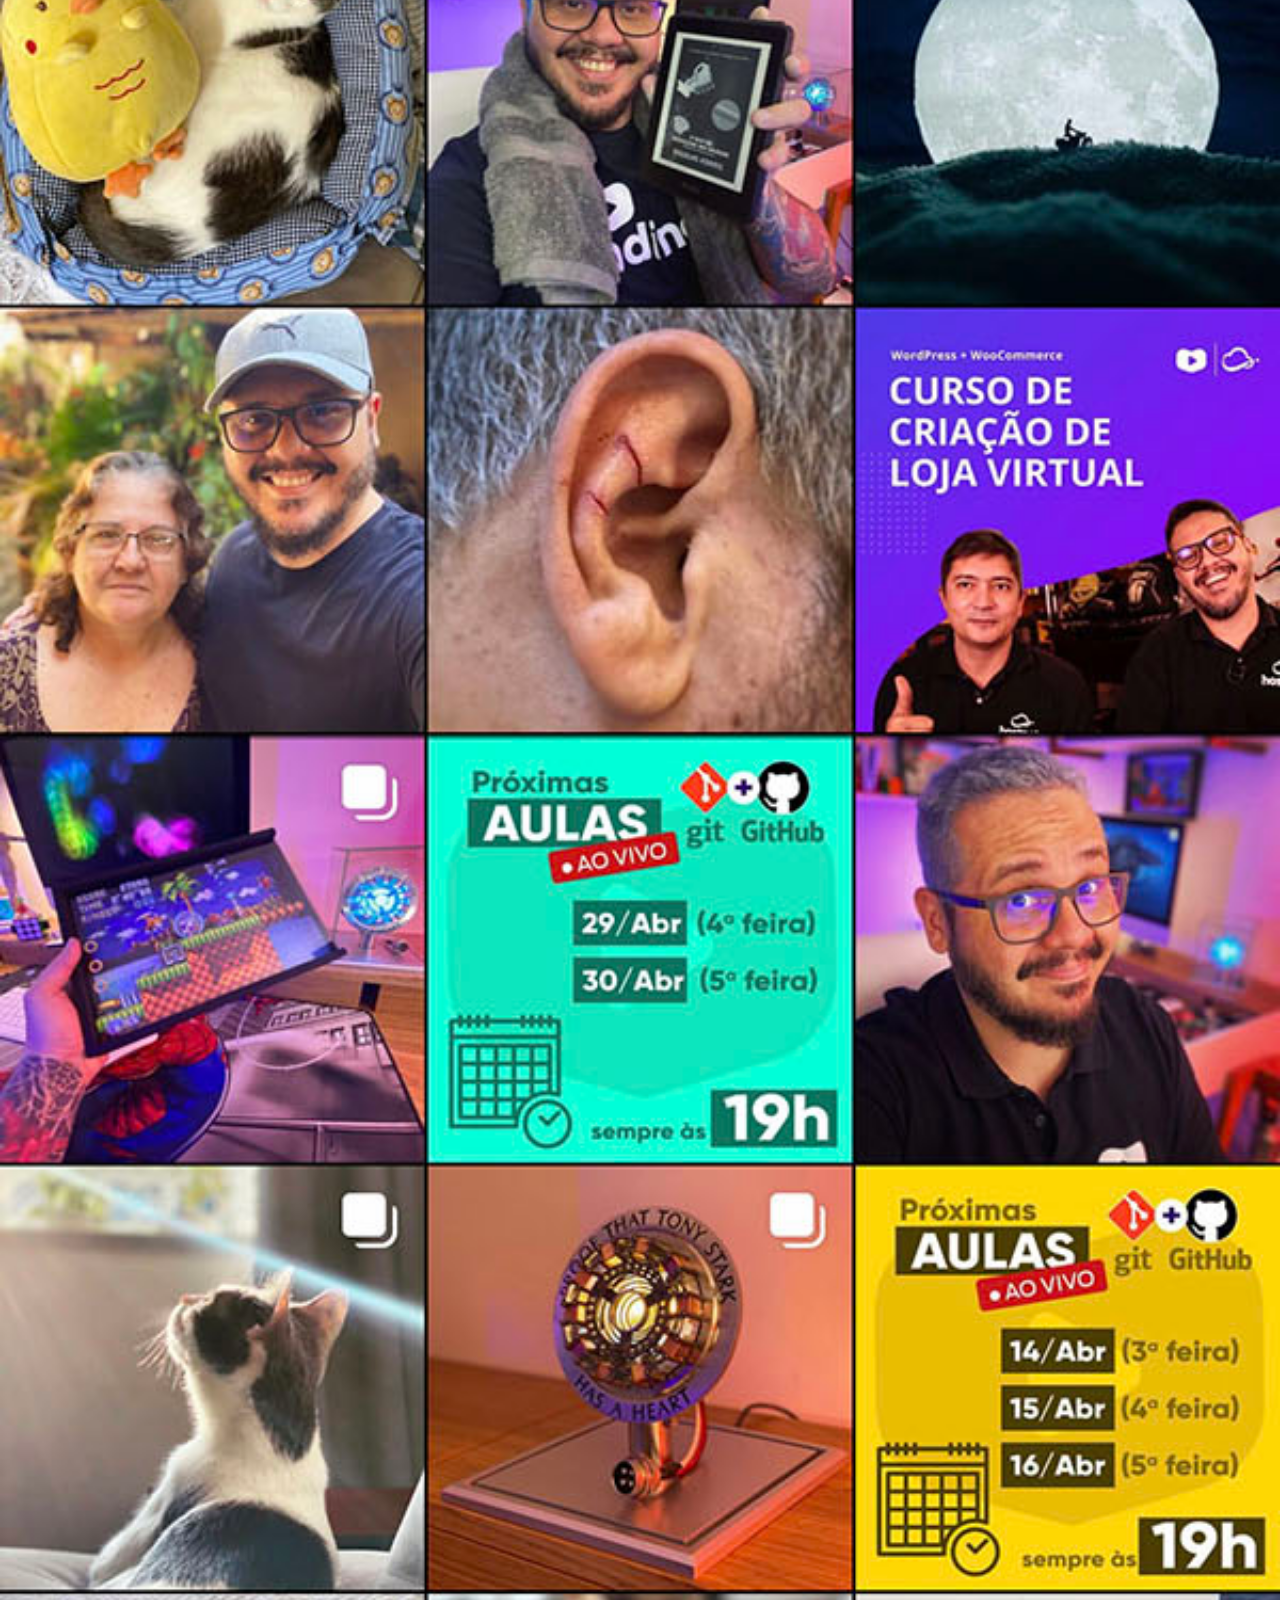
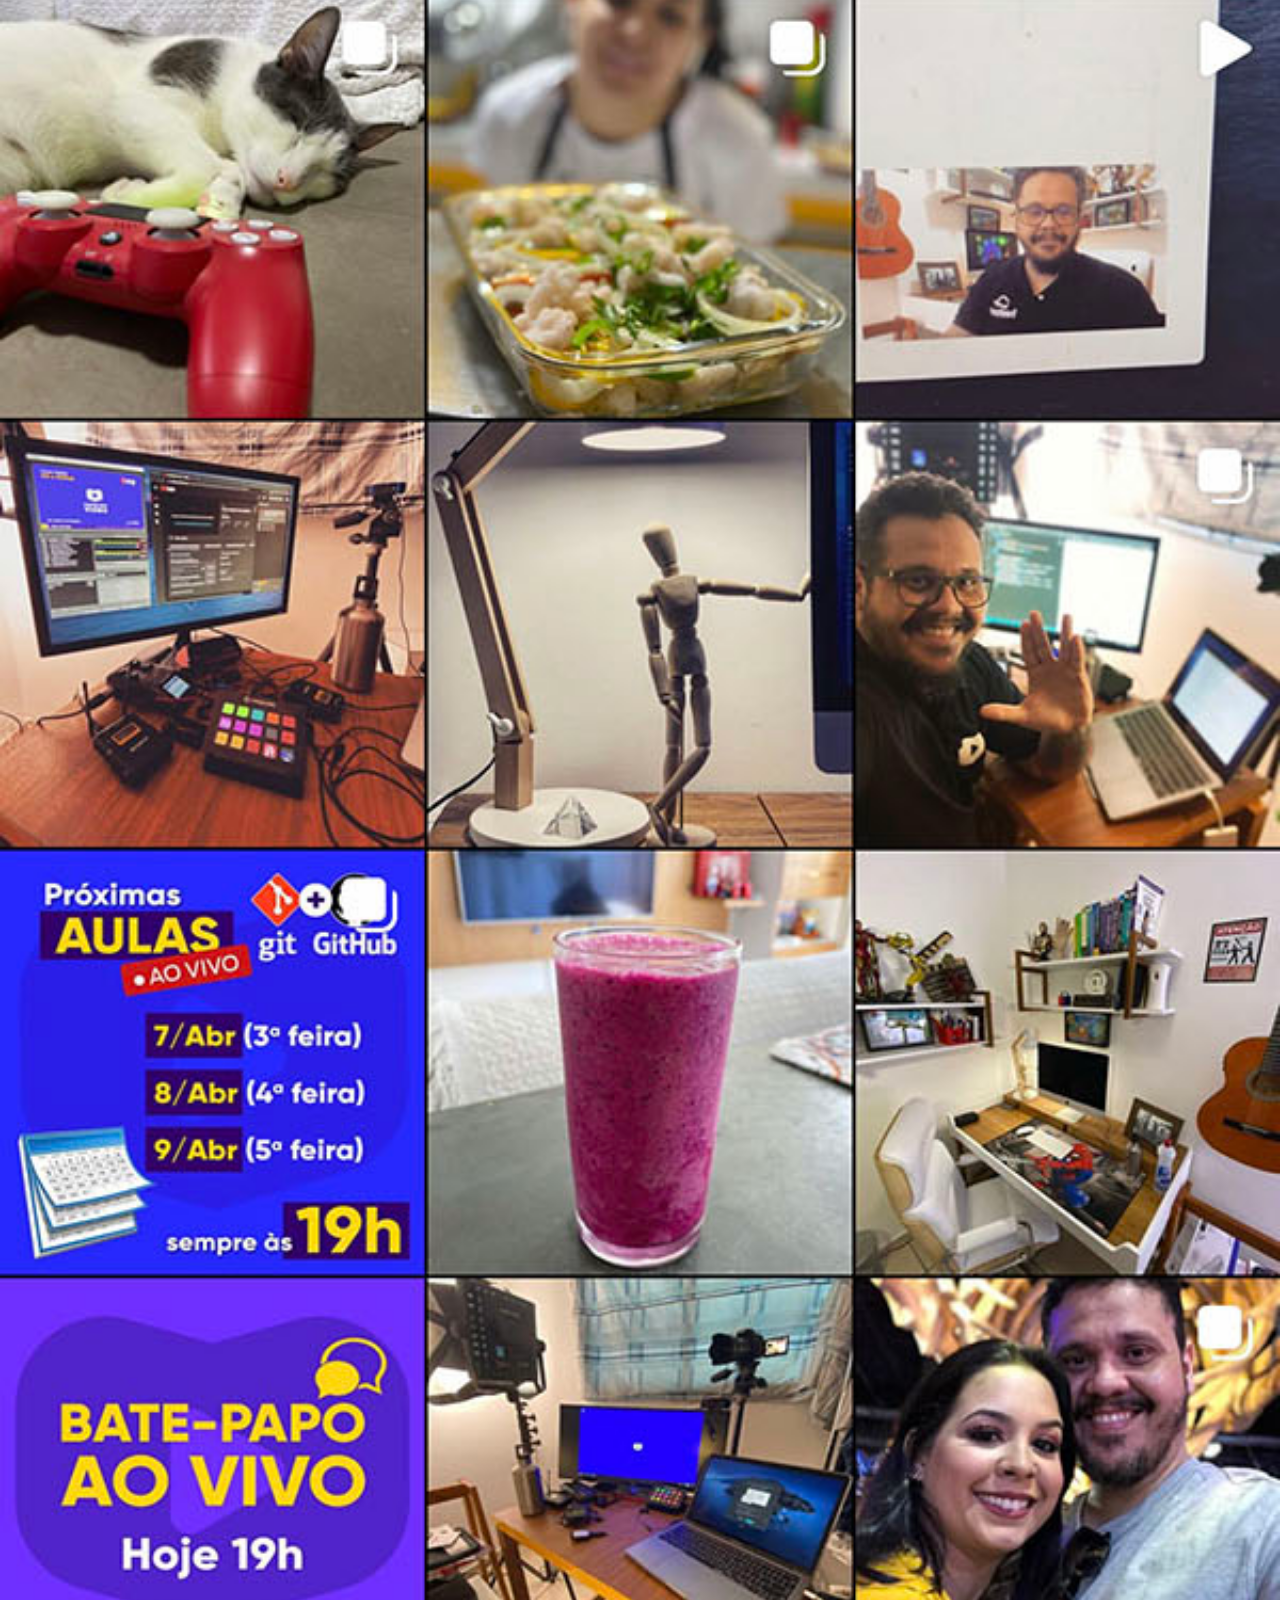
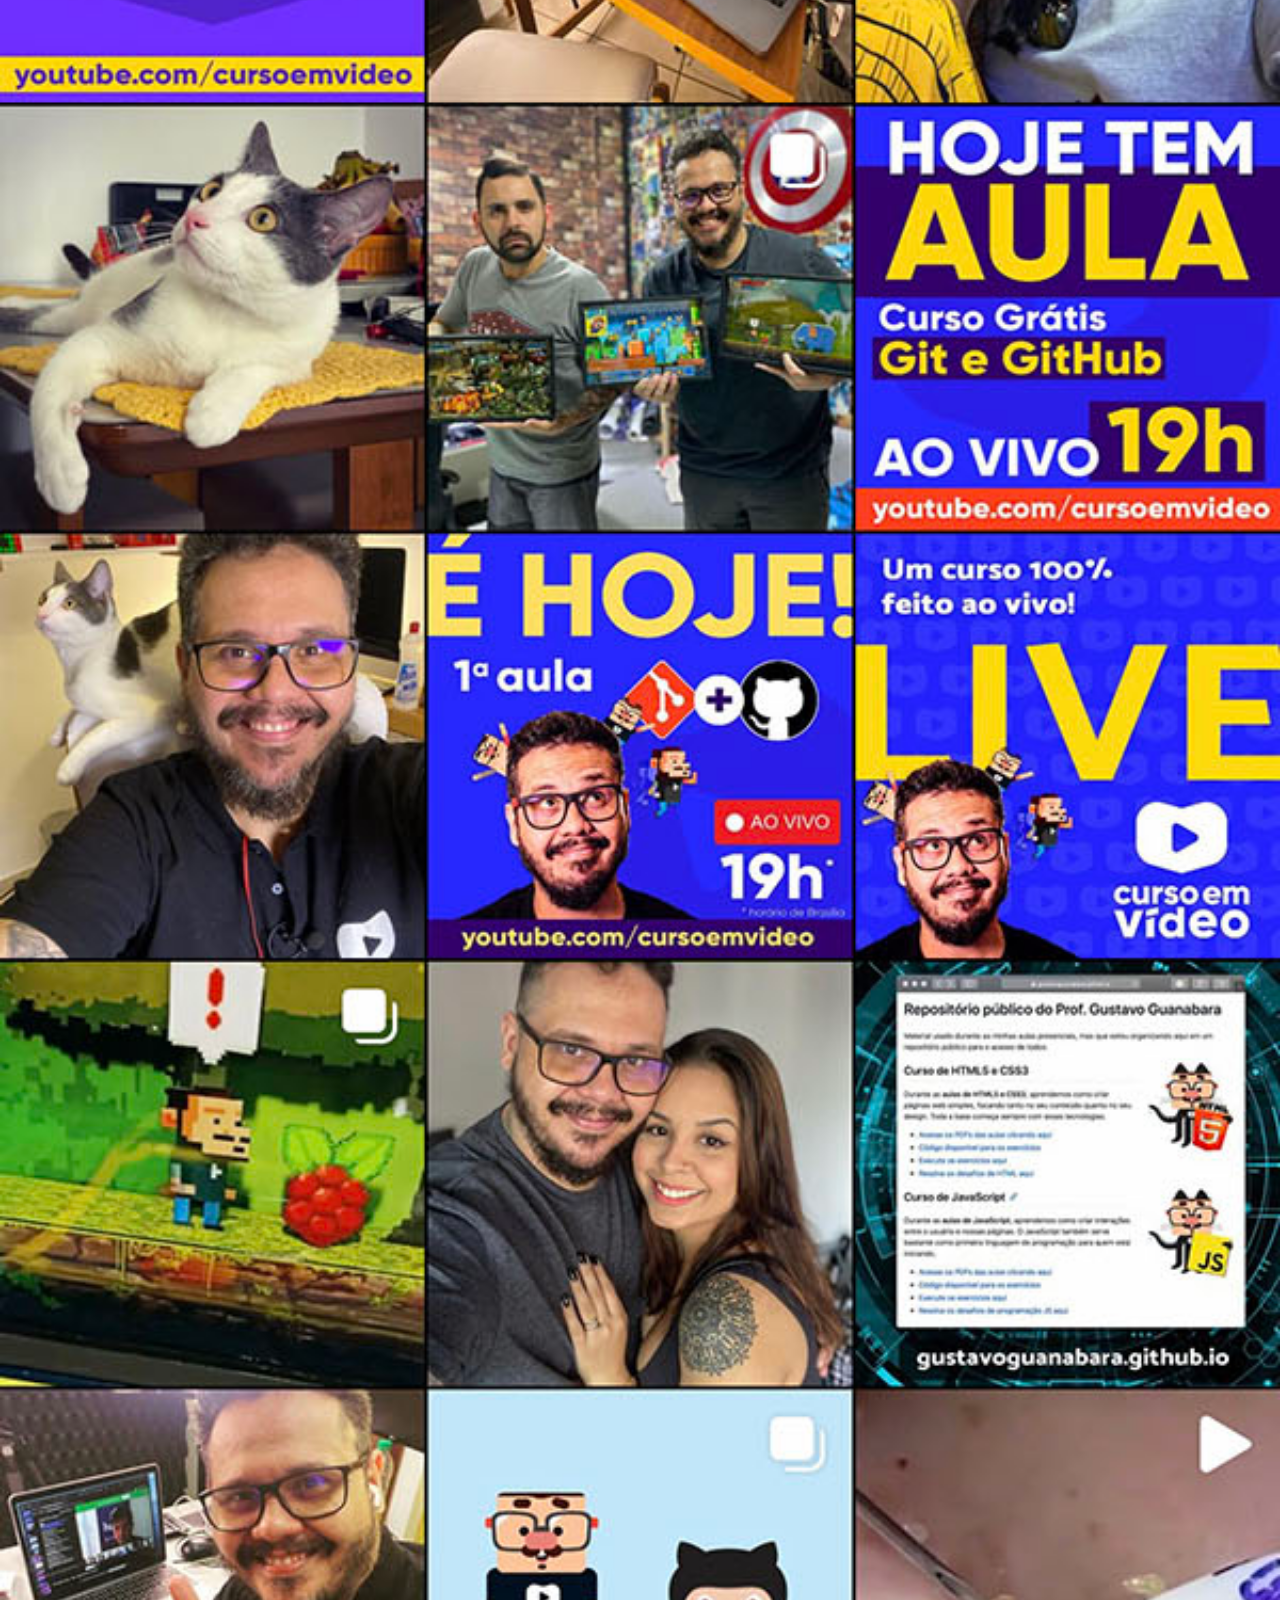
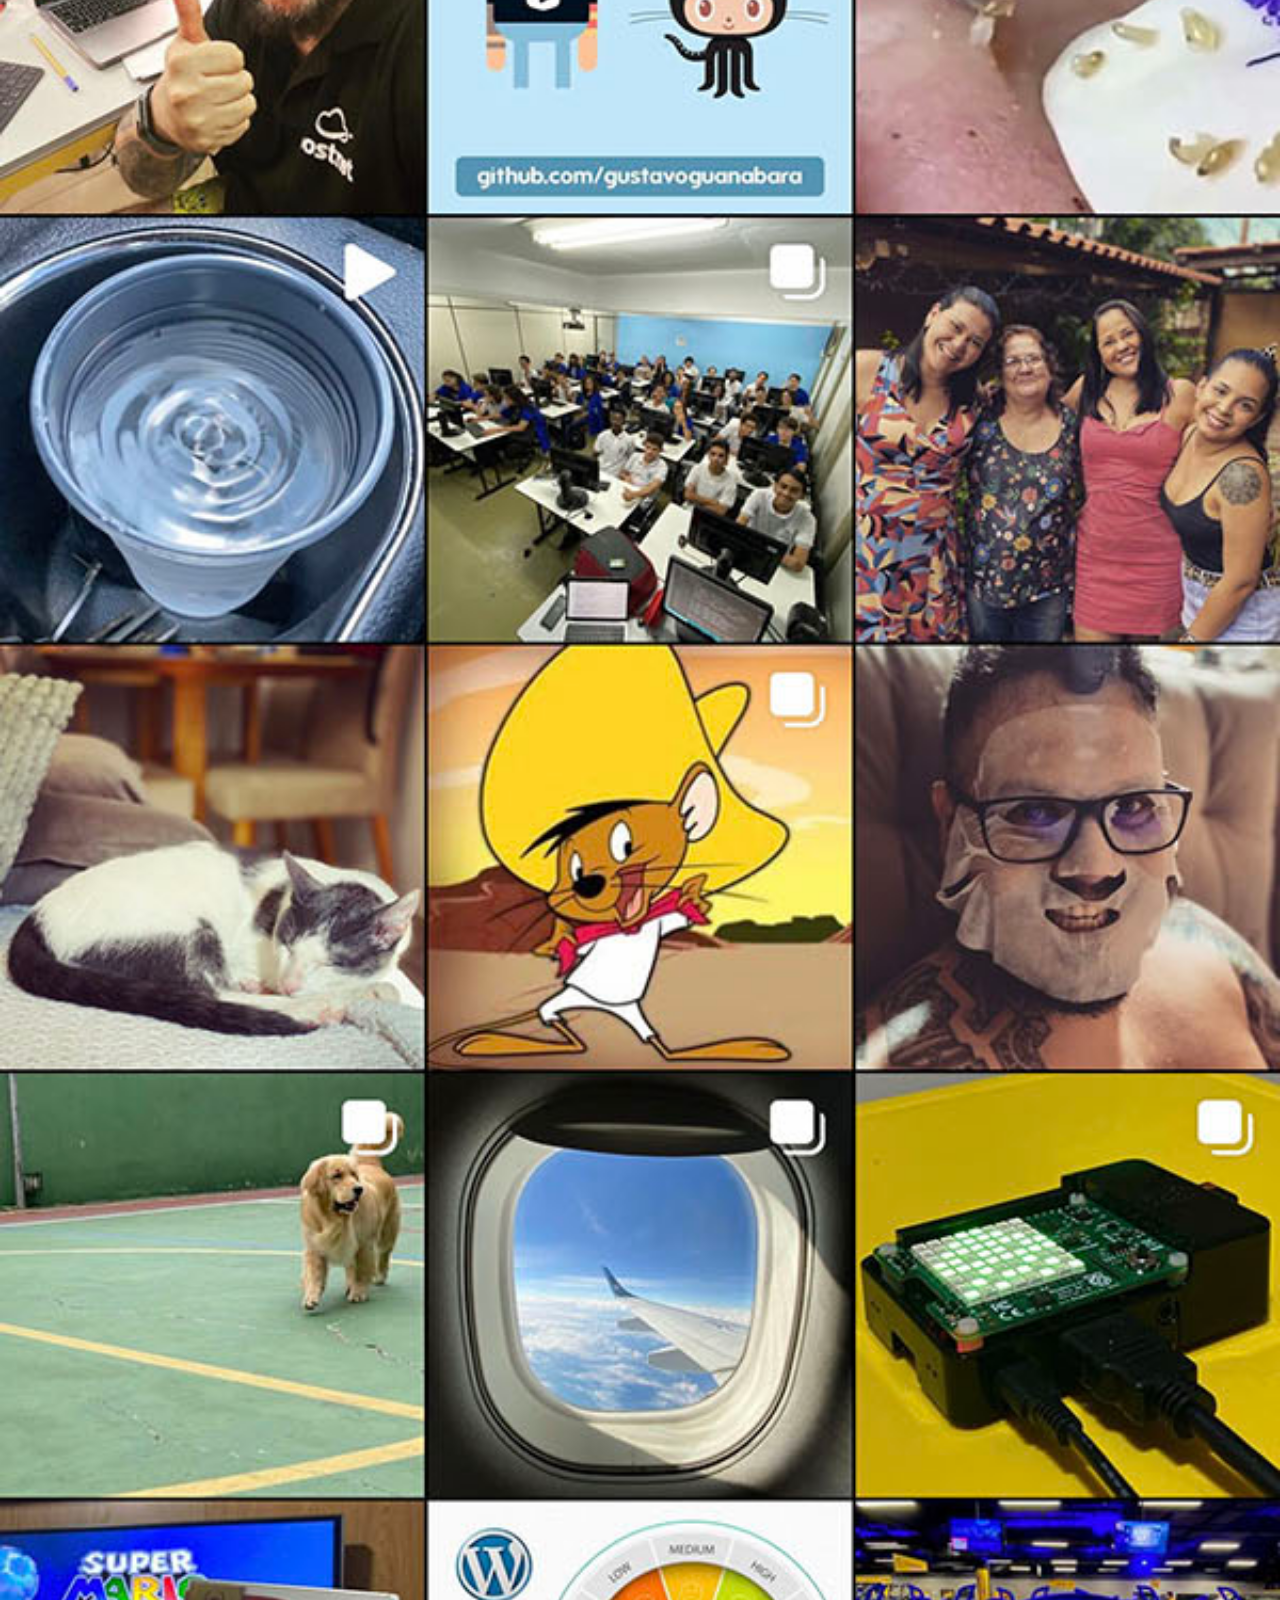
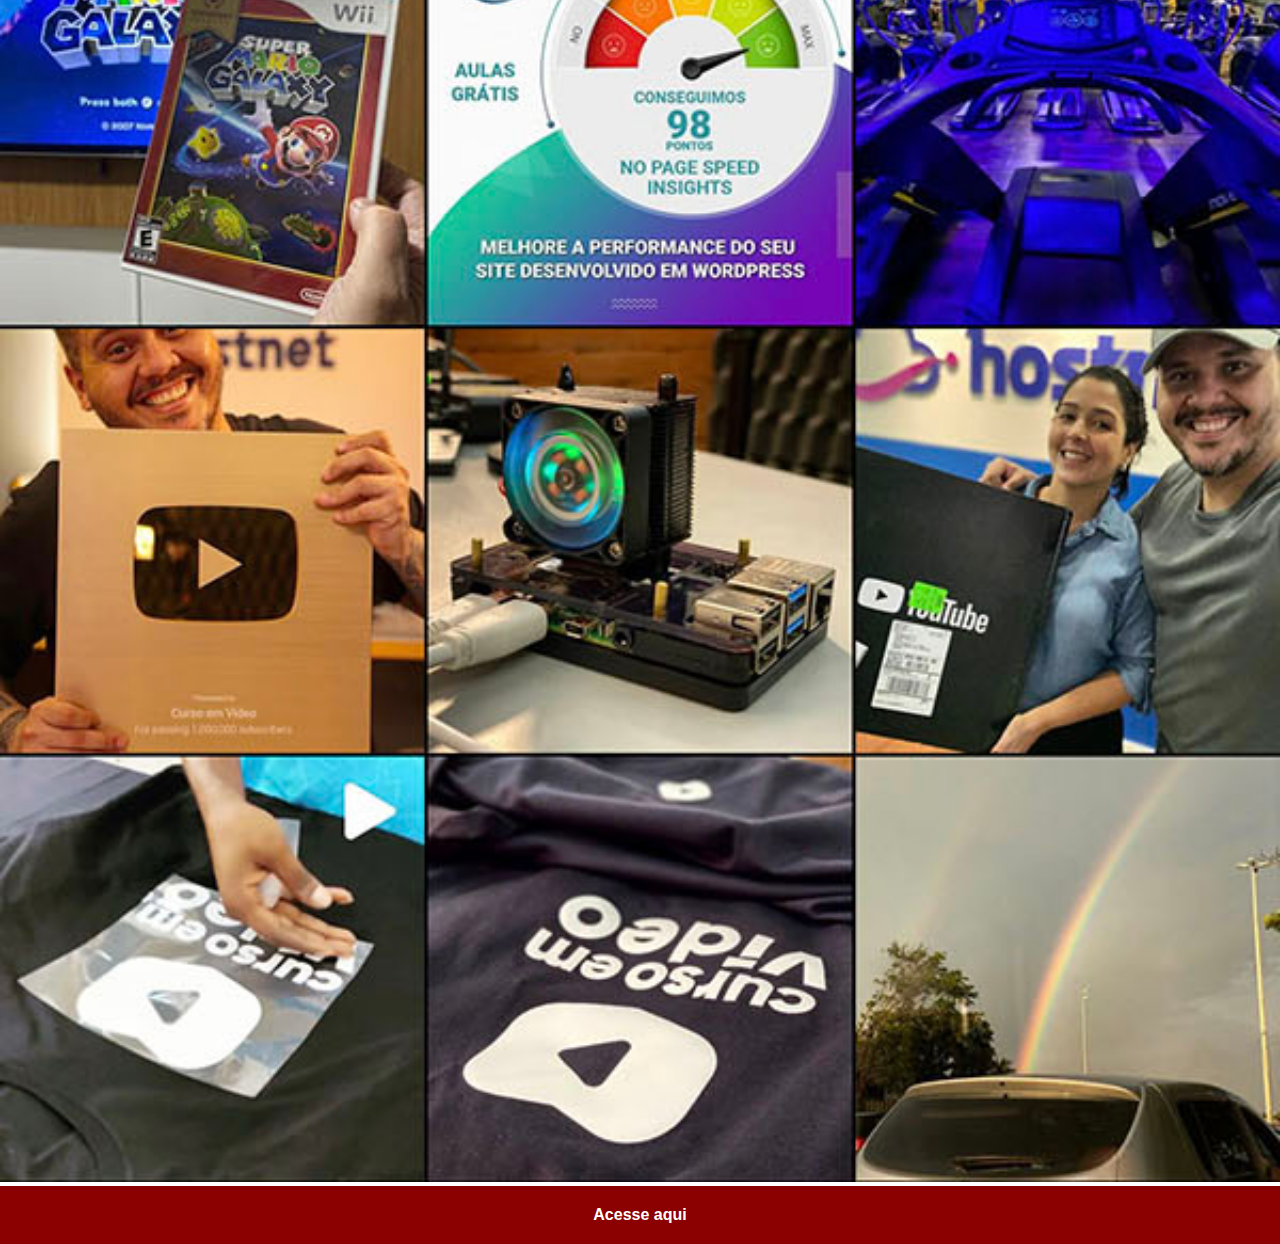
<file: instagram.html>
<!DOCTYPE html>
<html lang="en">
<head>
    <meta charset="UTF-8">
    <meta http-equiv="X-UA-Compatible" content="IE=edge">
    <meta name="viewport" content="width=device-width, initial-scale=1.0">
    <title>instagram</title>
    <link rel="stylesheet" href="estilos/social.css">
</head>
<body>
    <img src="imagens/tela-instagram.jpg" alt="instagram">
    <a href="https://www.instagram.com/danilonbs/" target="_blank">Acesse aqui</a>
</body>
</html>
</file>
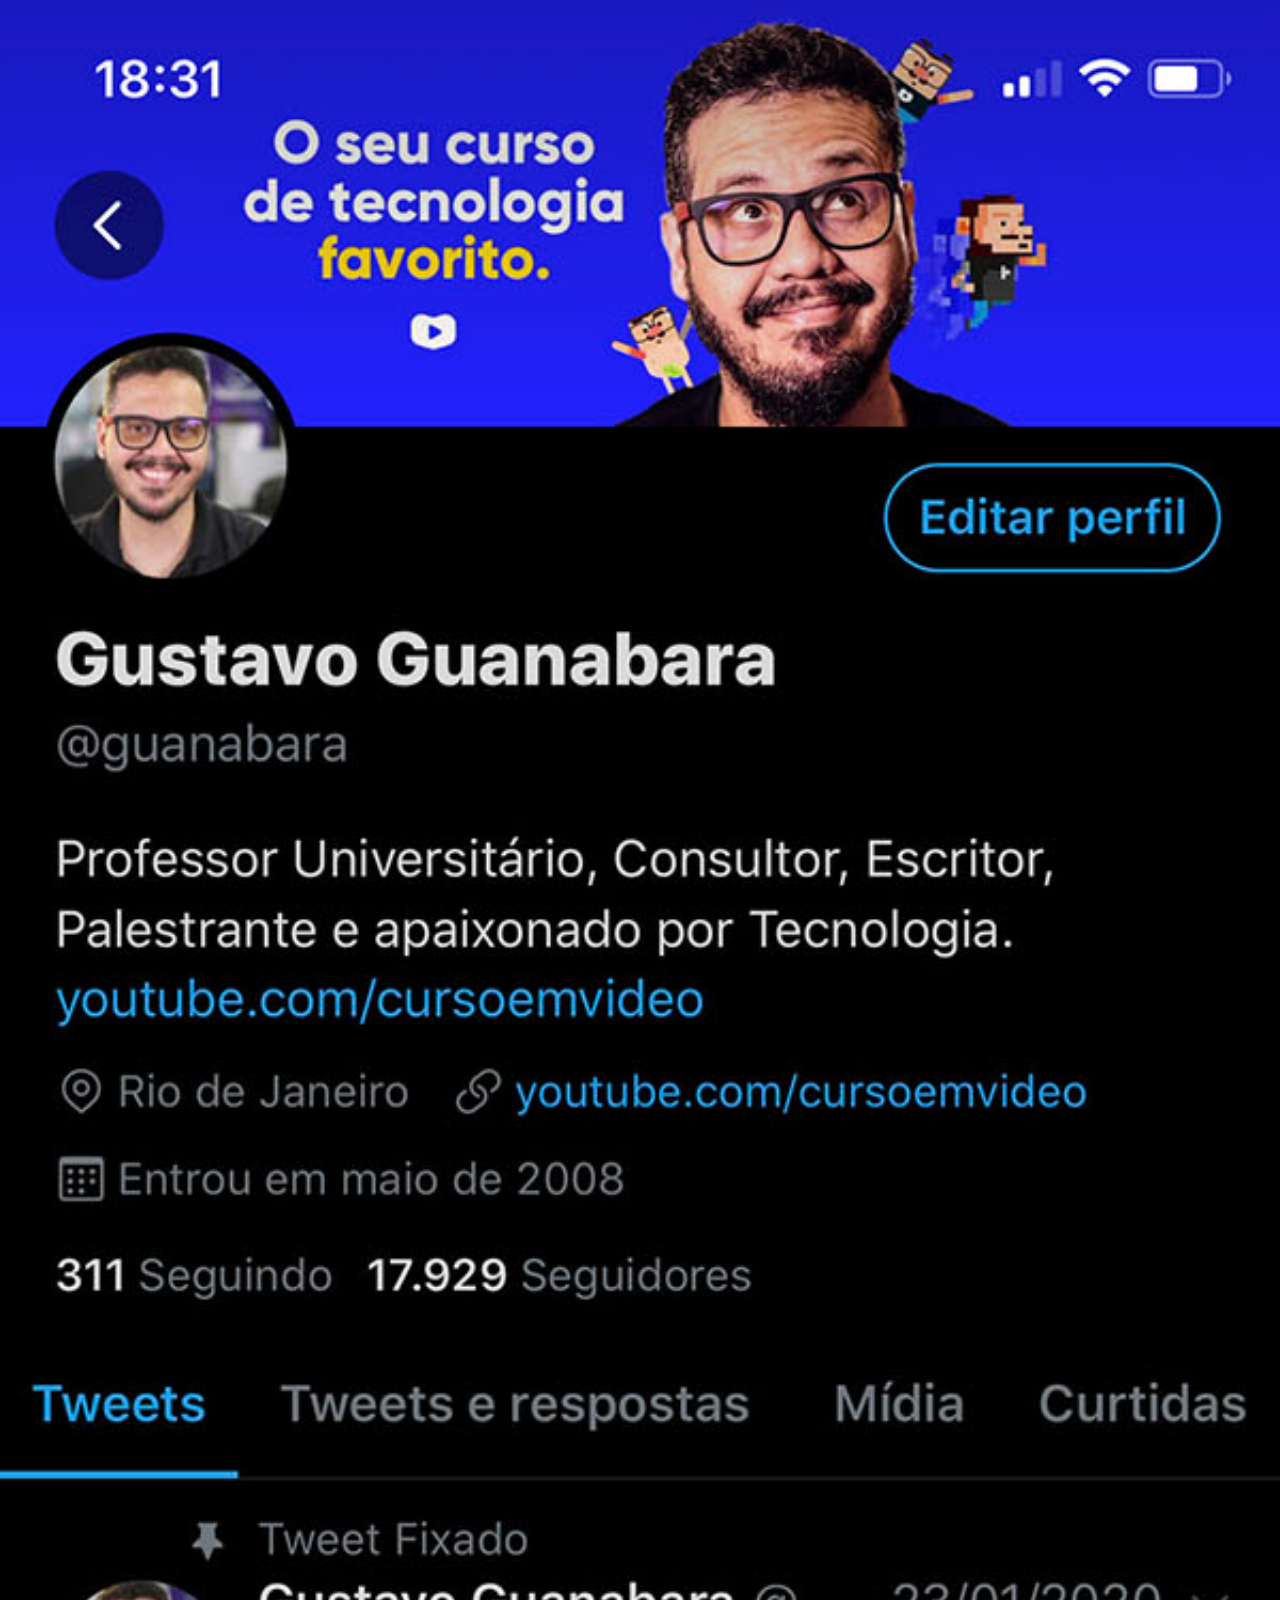
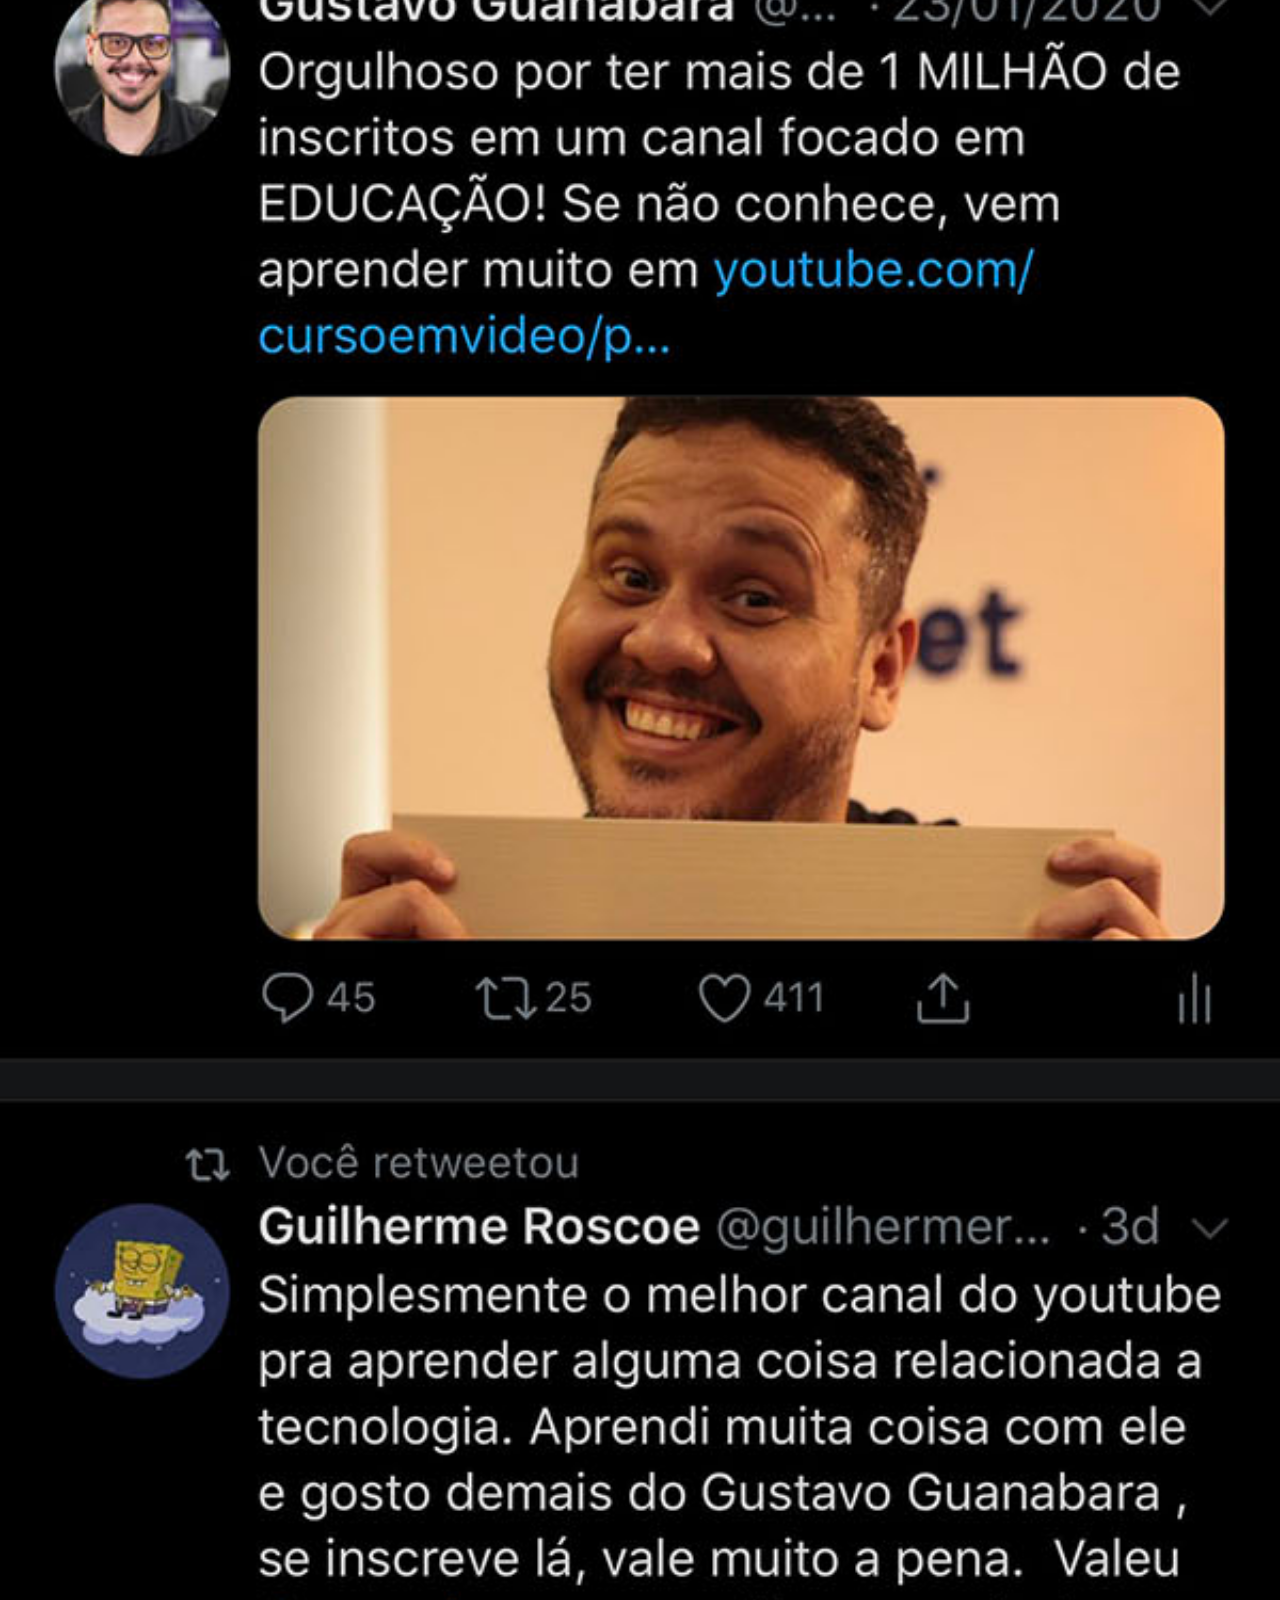
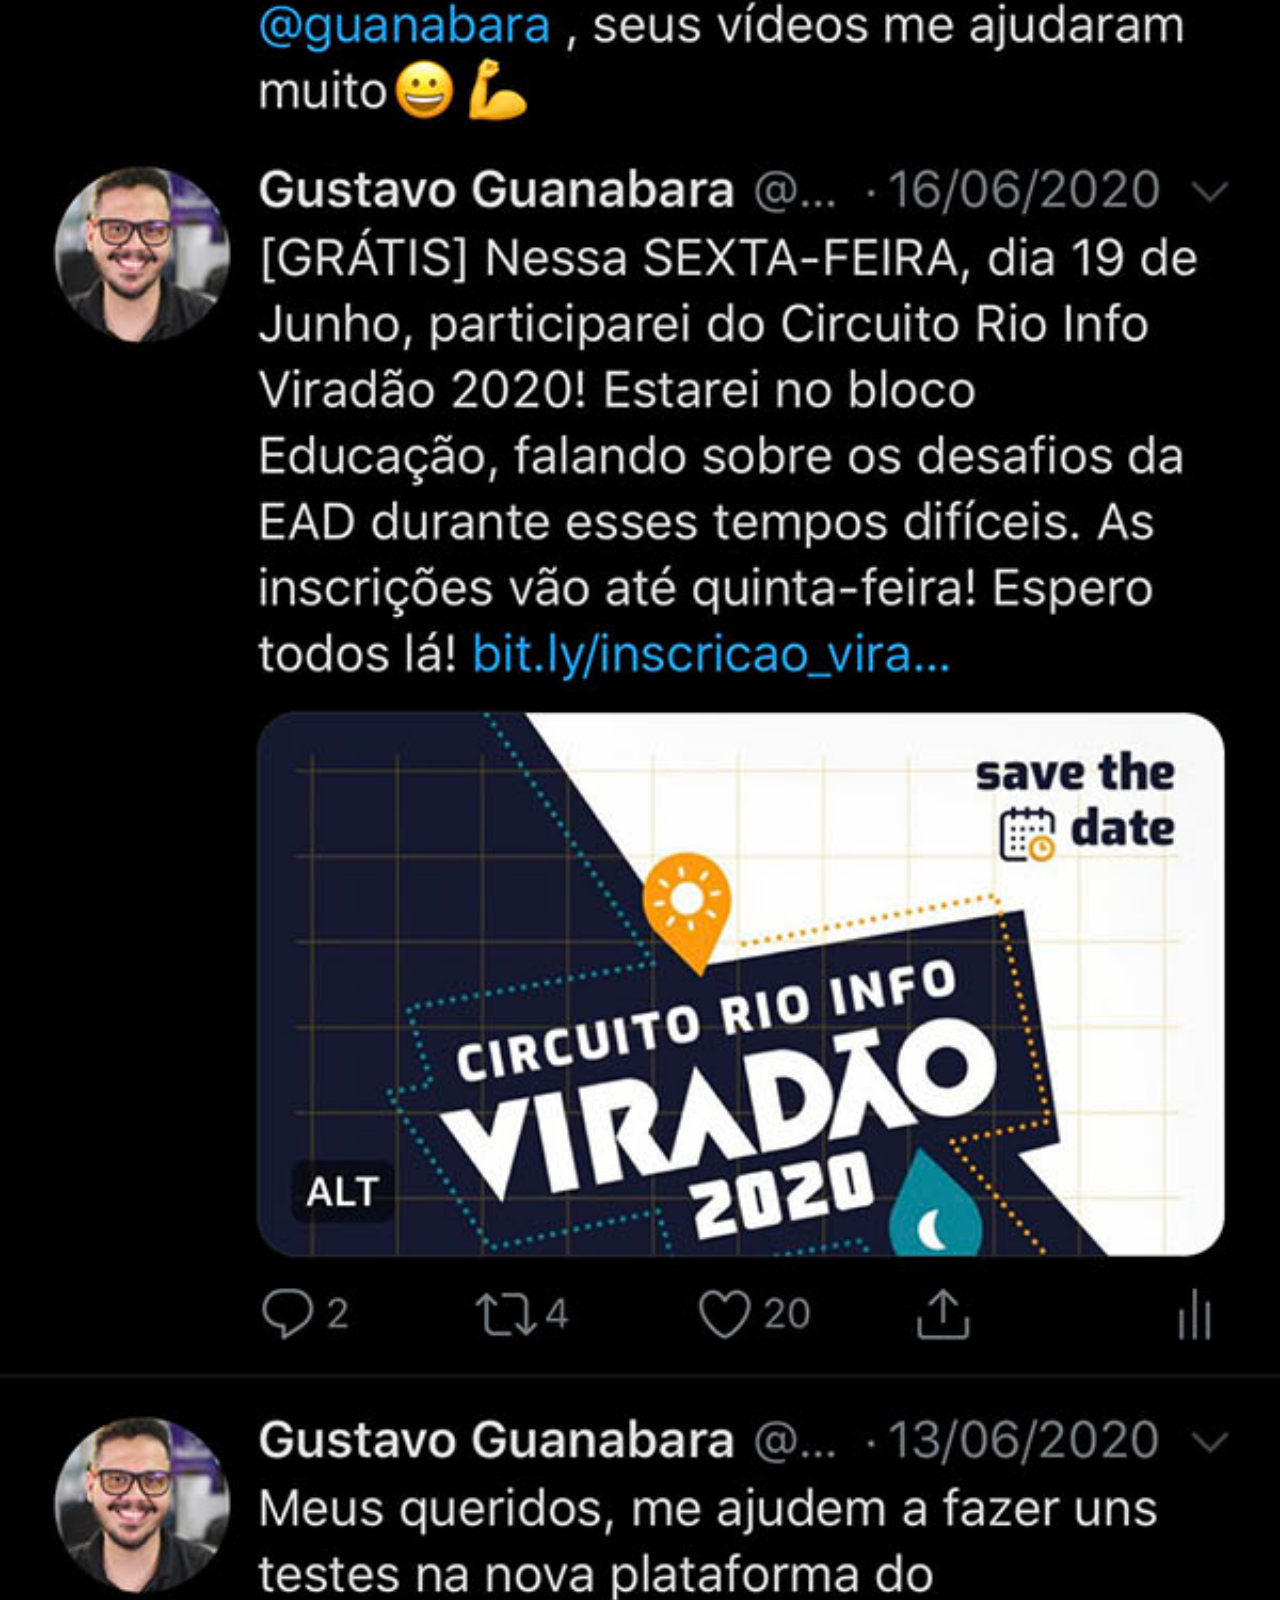
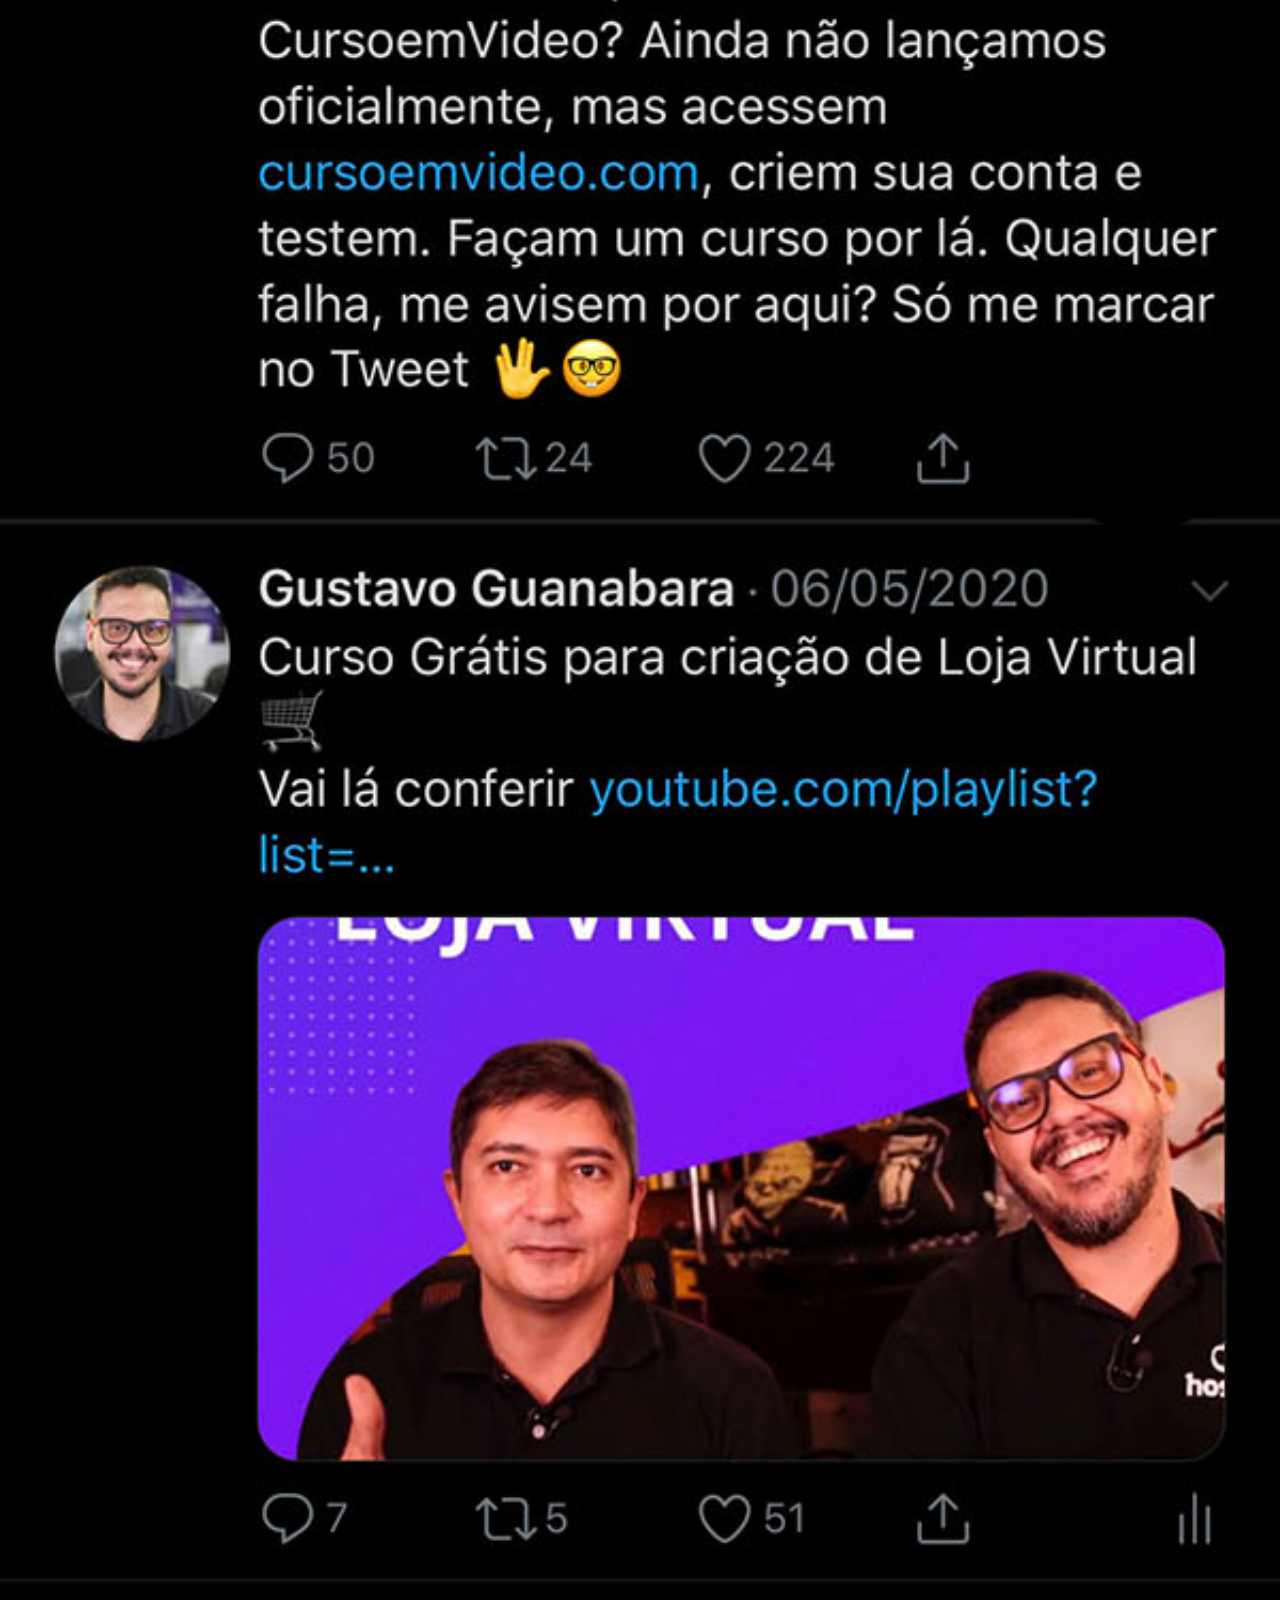
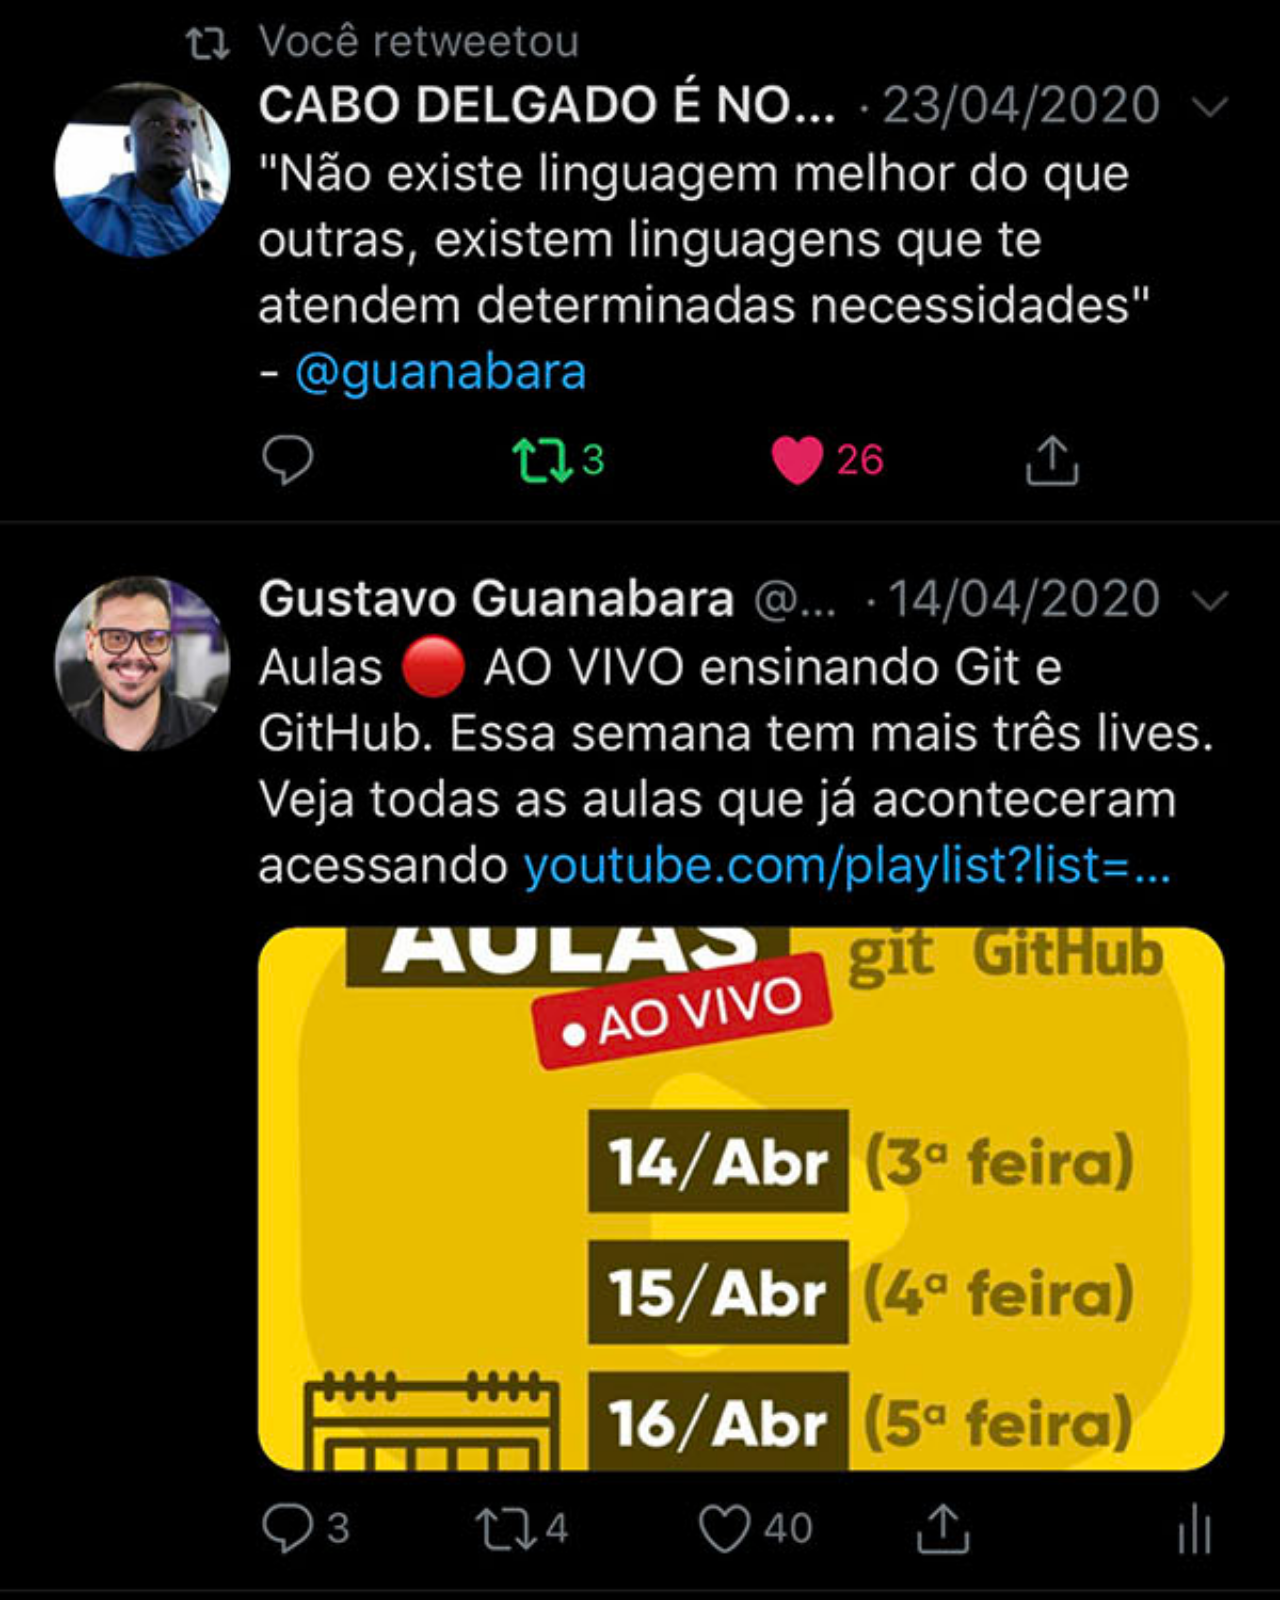
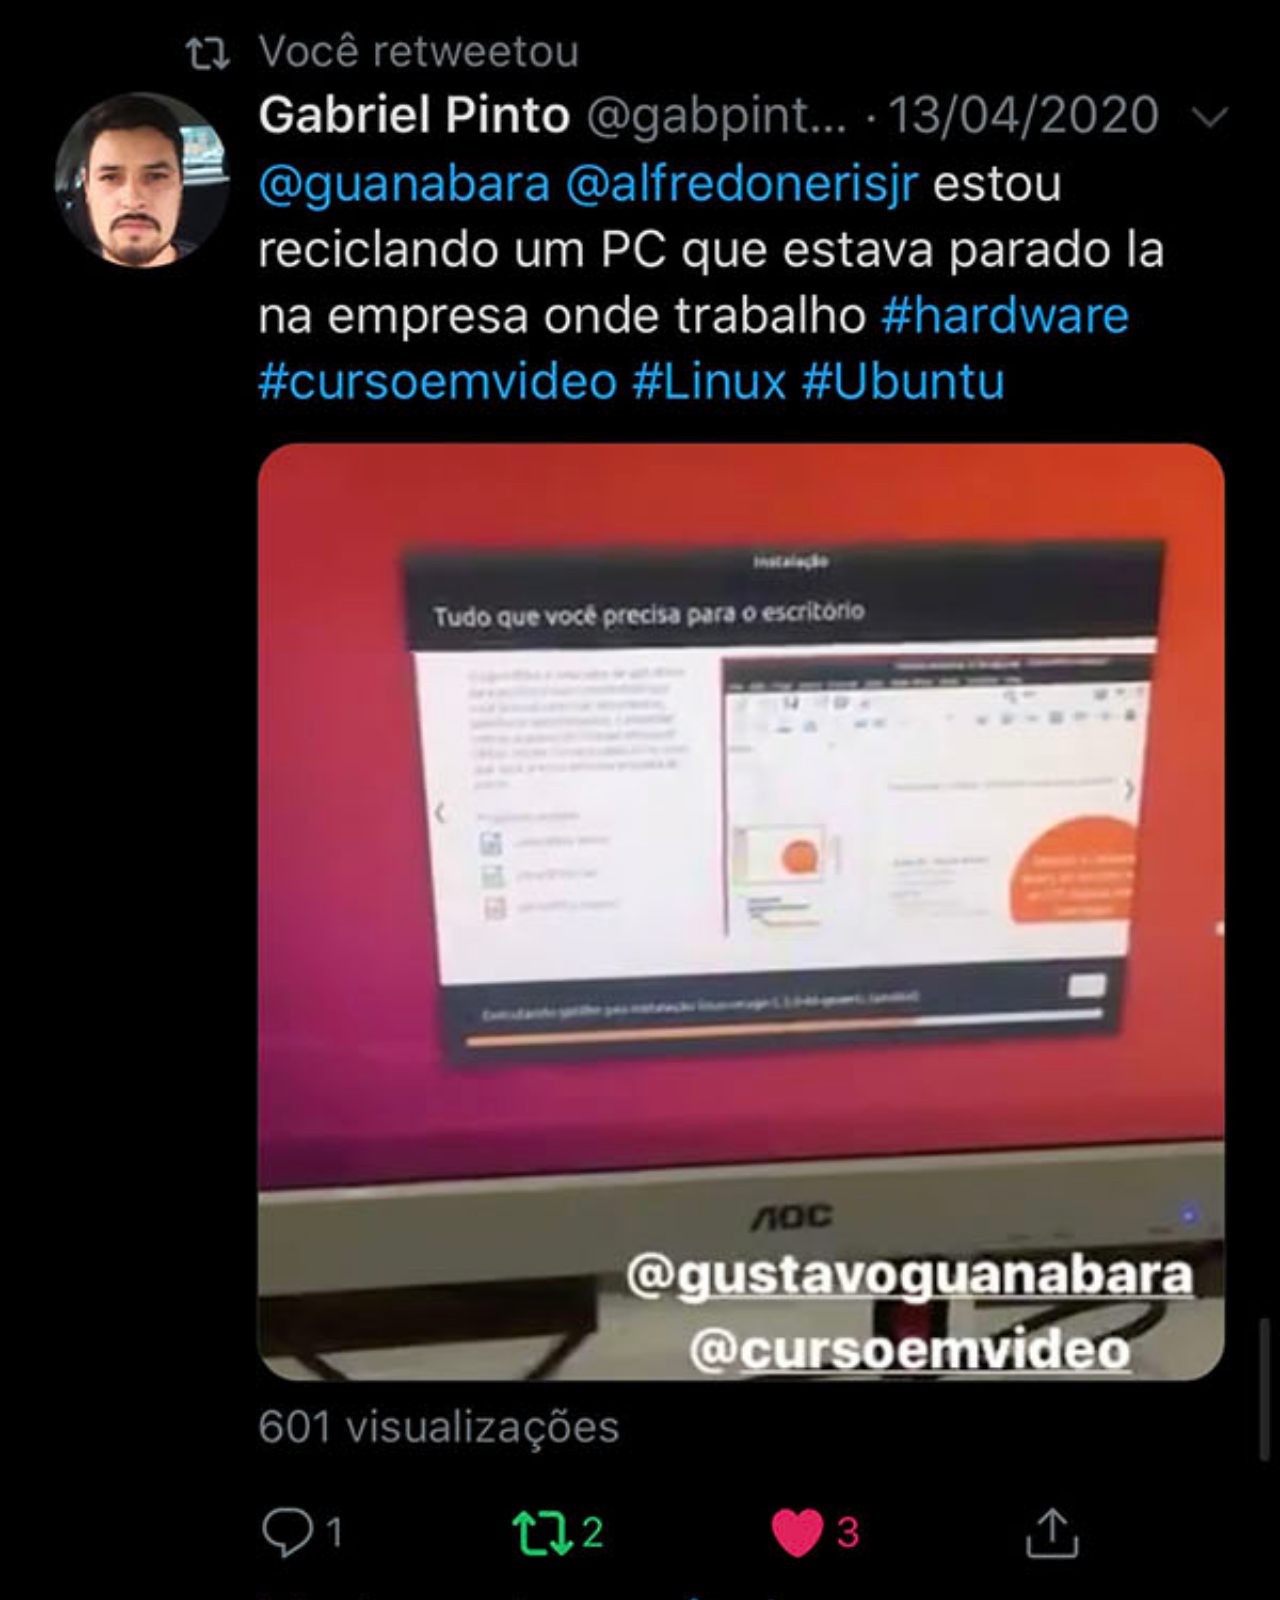
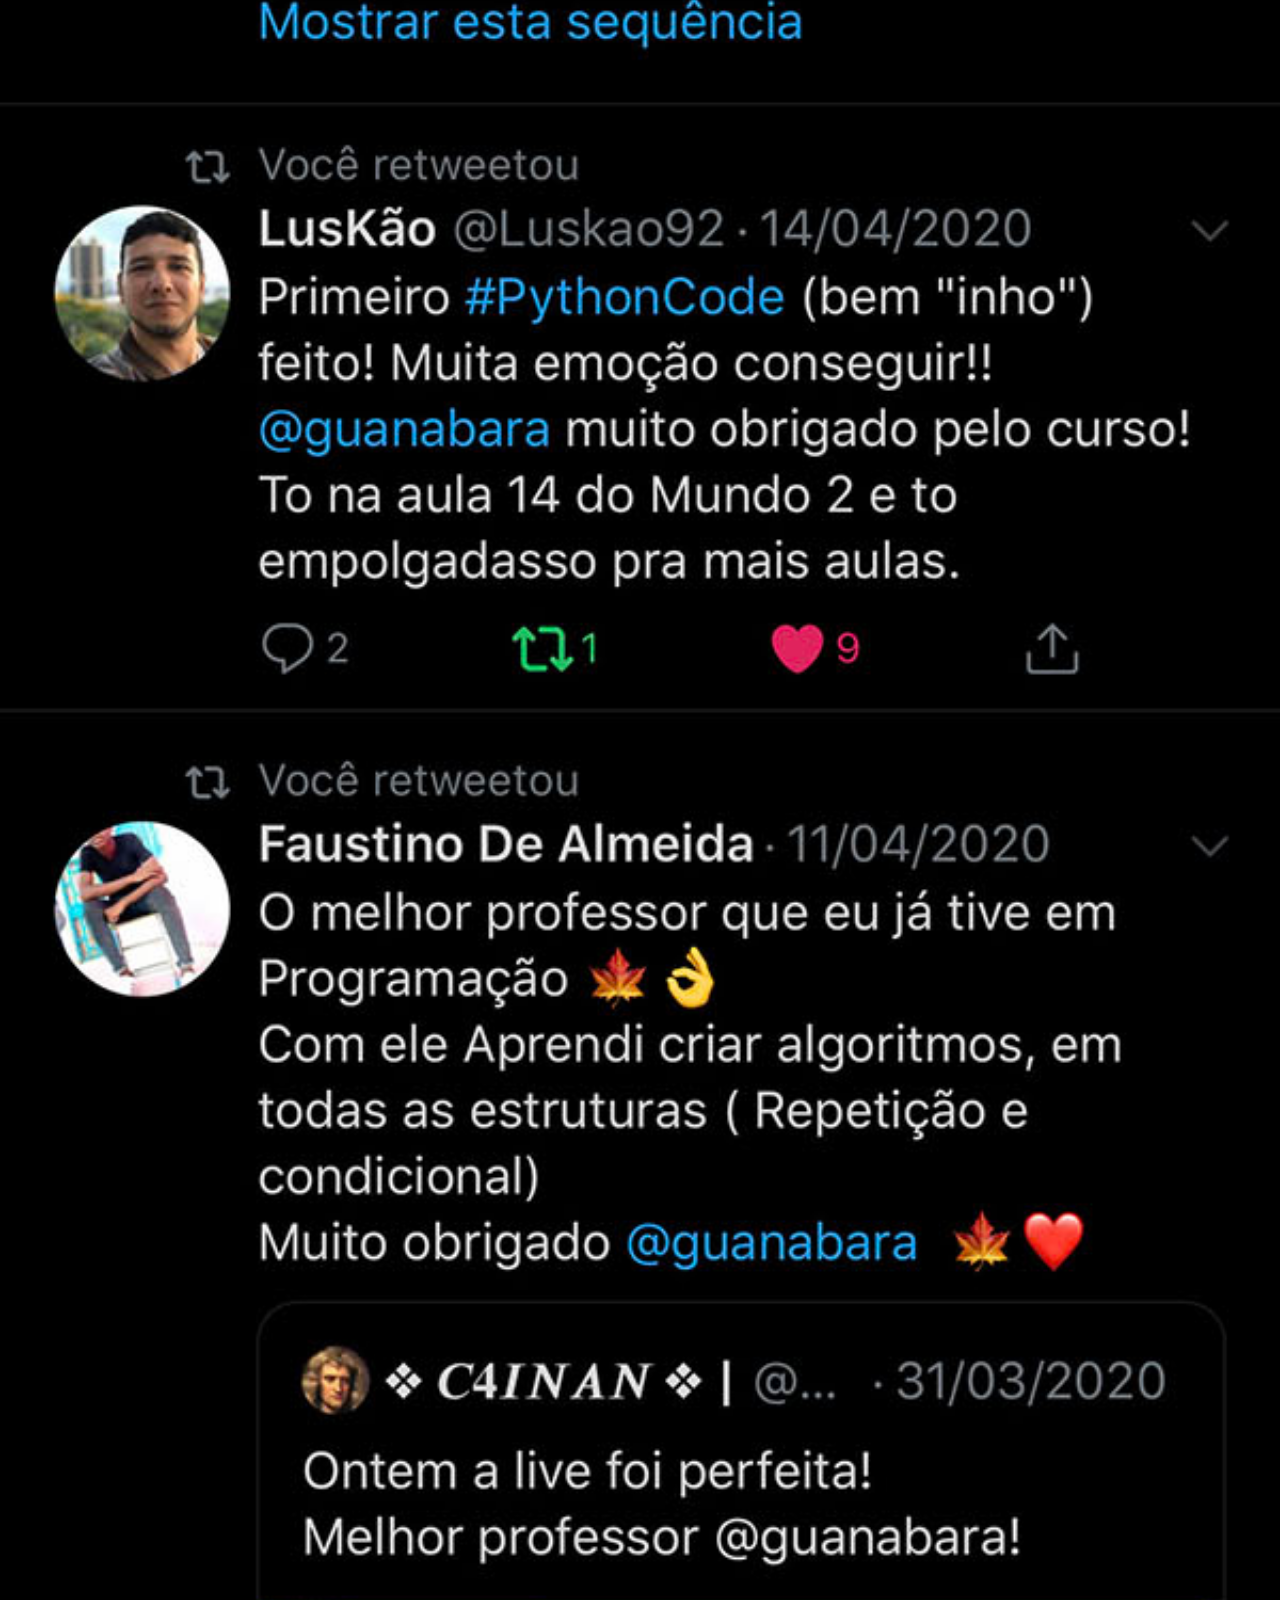
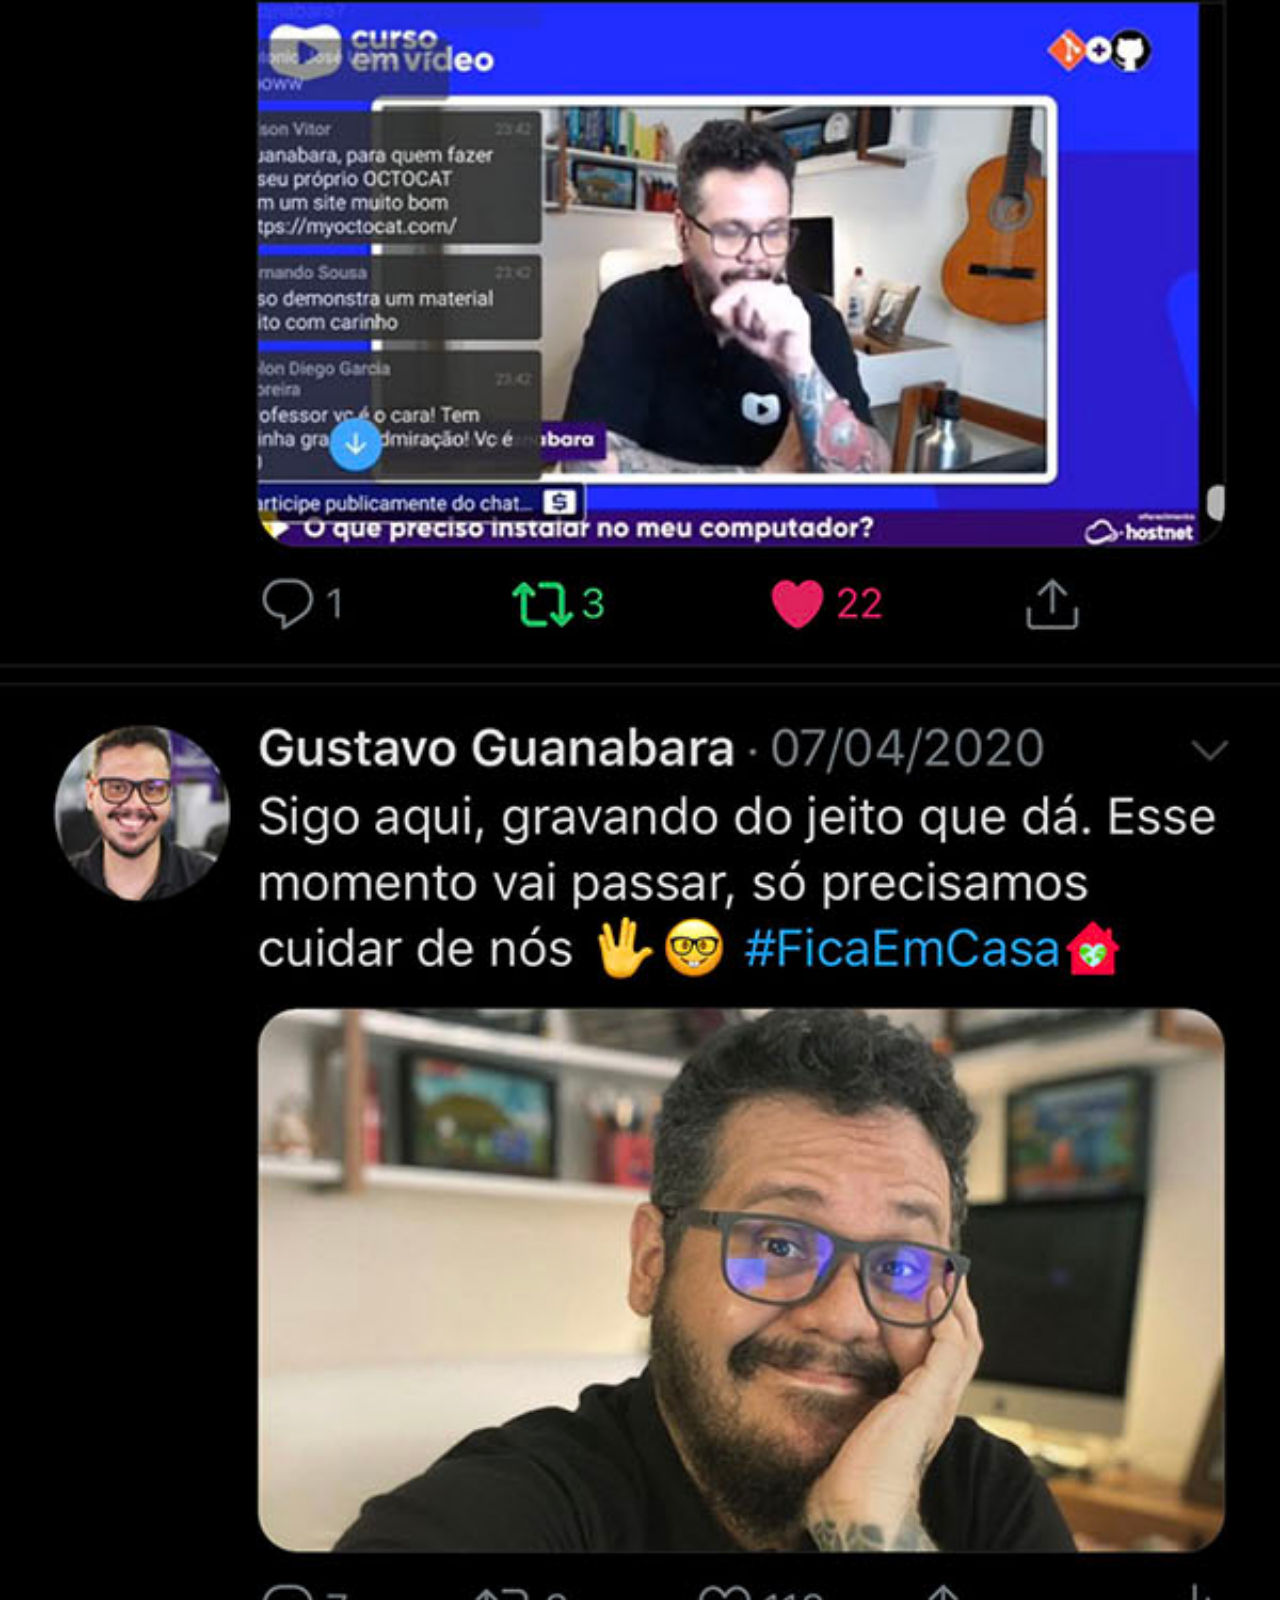
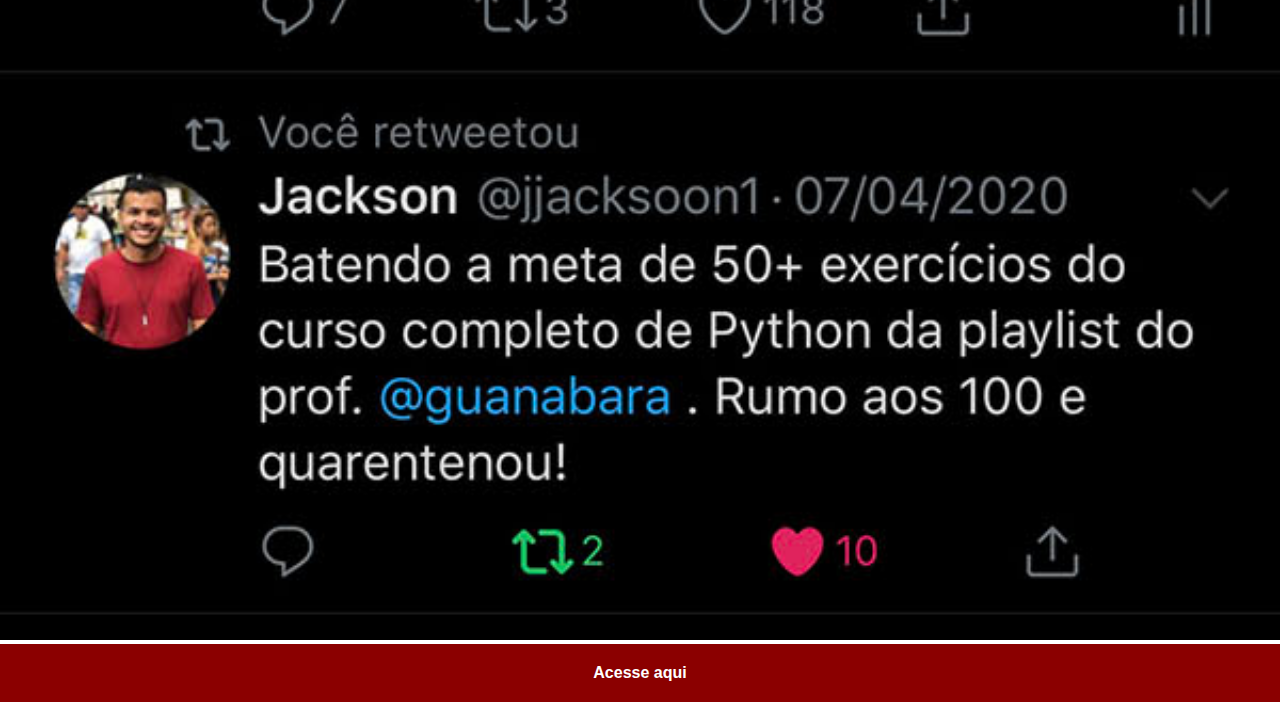
<file: twitter.html>
<!DOCTYPE html>
<html lang="en">
<head>
    <meta charset="UTF-8">
    <meta http-equiv="X-UA-Compatible" content="IE=edge">
    <meta name="viewport" content="width=device-width, initial-scale=1.0">
    <title>twitter</title>
    <link rel="stylesheet" href="estilos/social.css">
</head>
<body>
    <img src="imagens/tela-twitter.jpg" alt="twitter">
    <a href="https://twitter.com/Danilonbs" target="_blank">Acesse aqui</a>
</body>
</html>
</file>
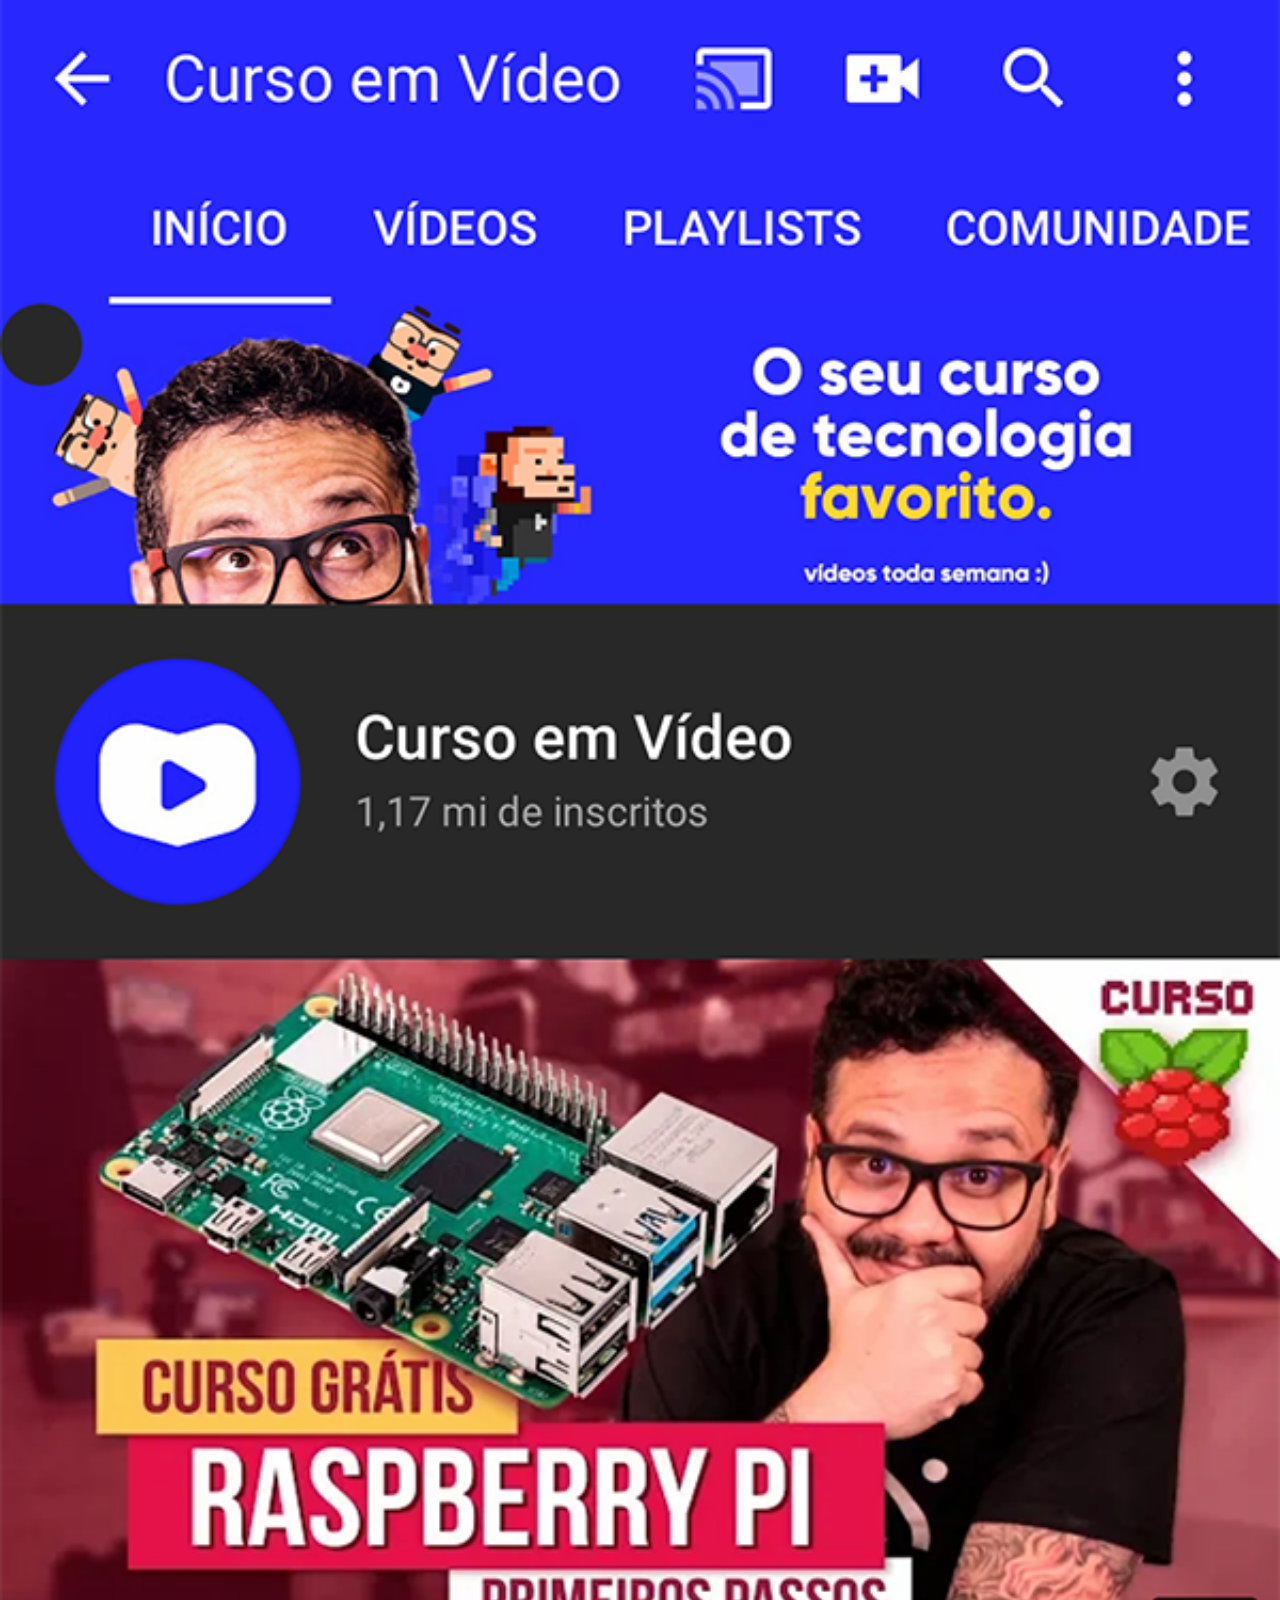
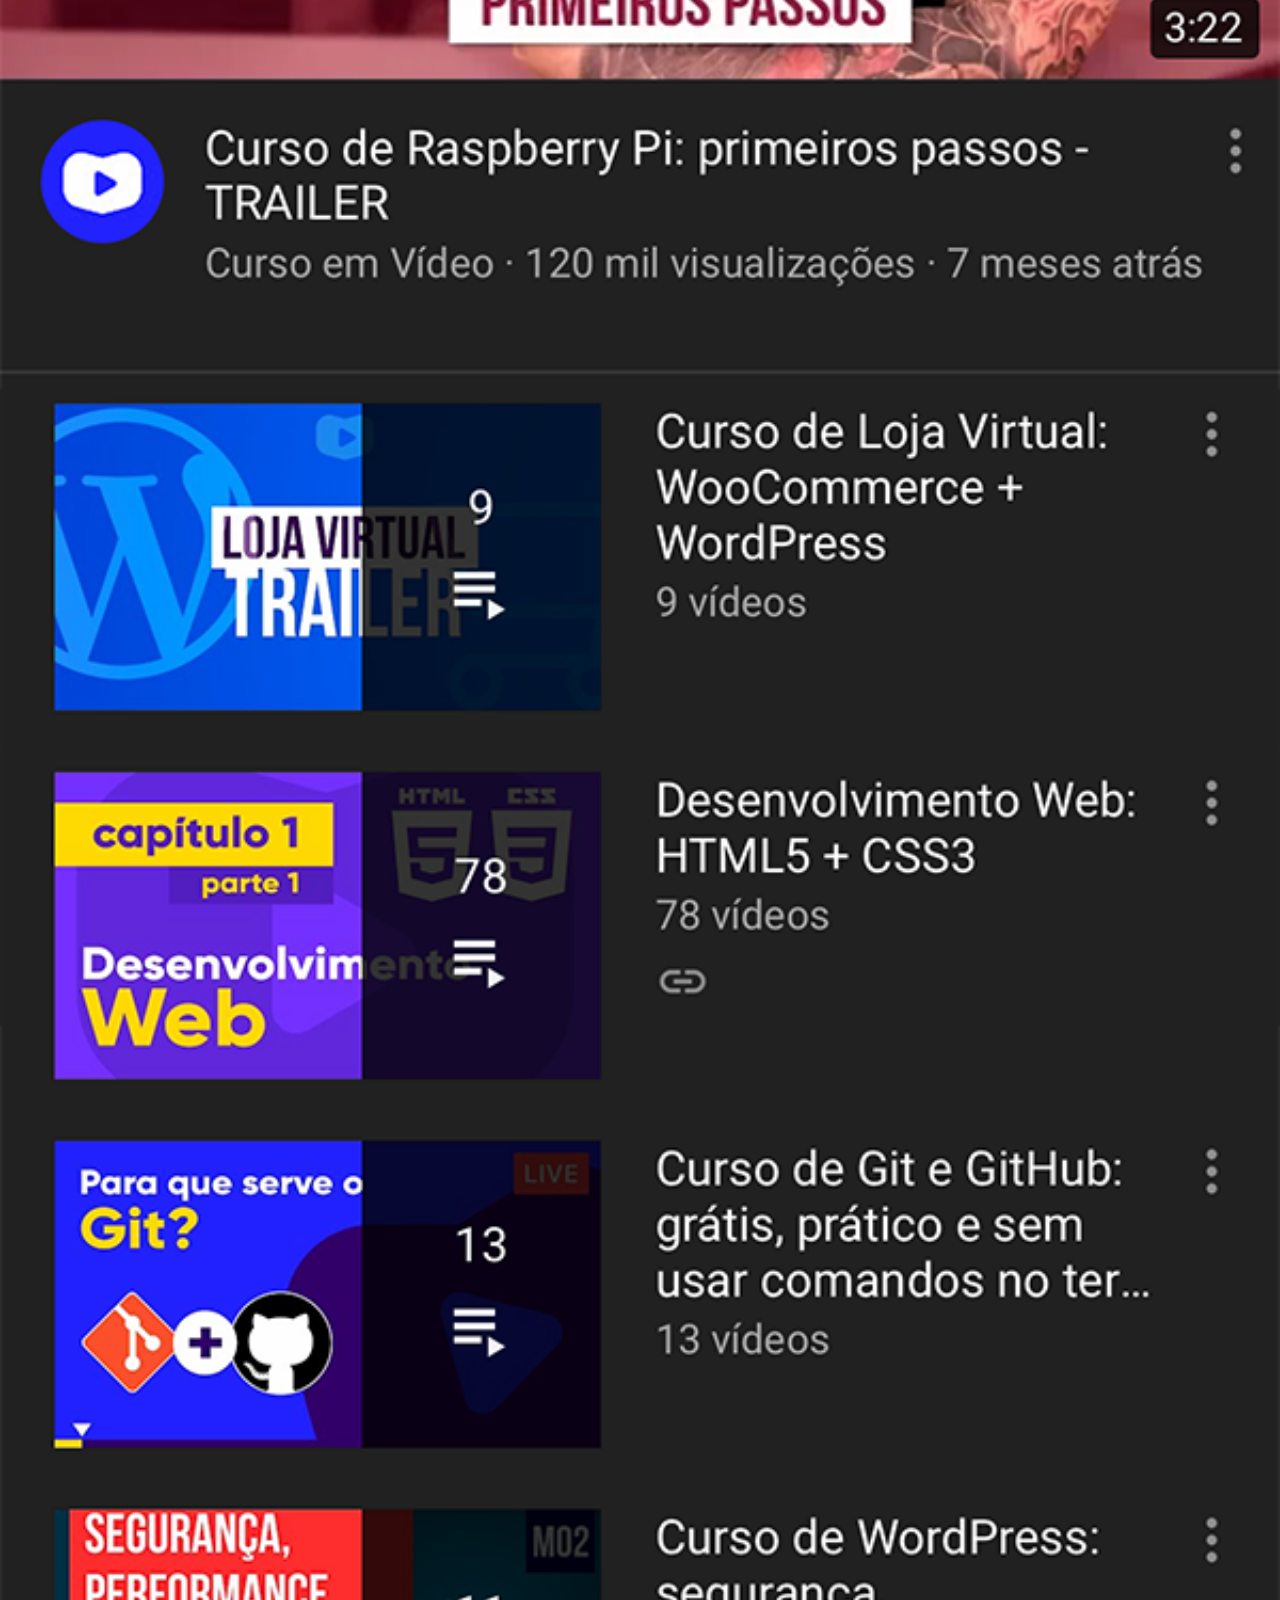
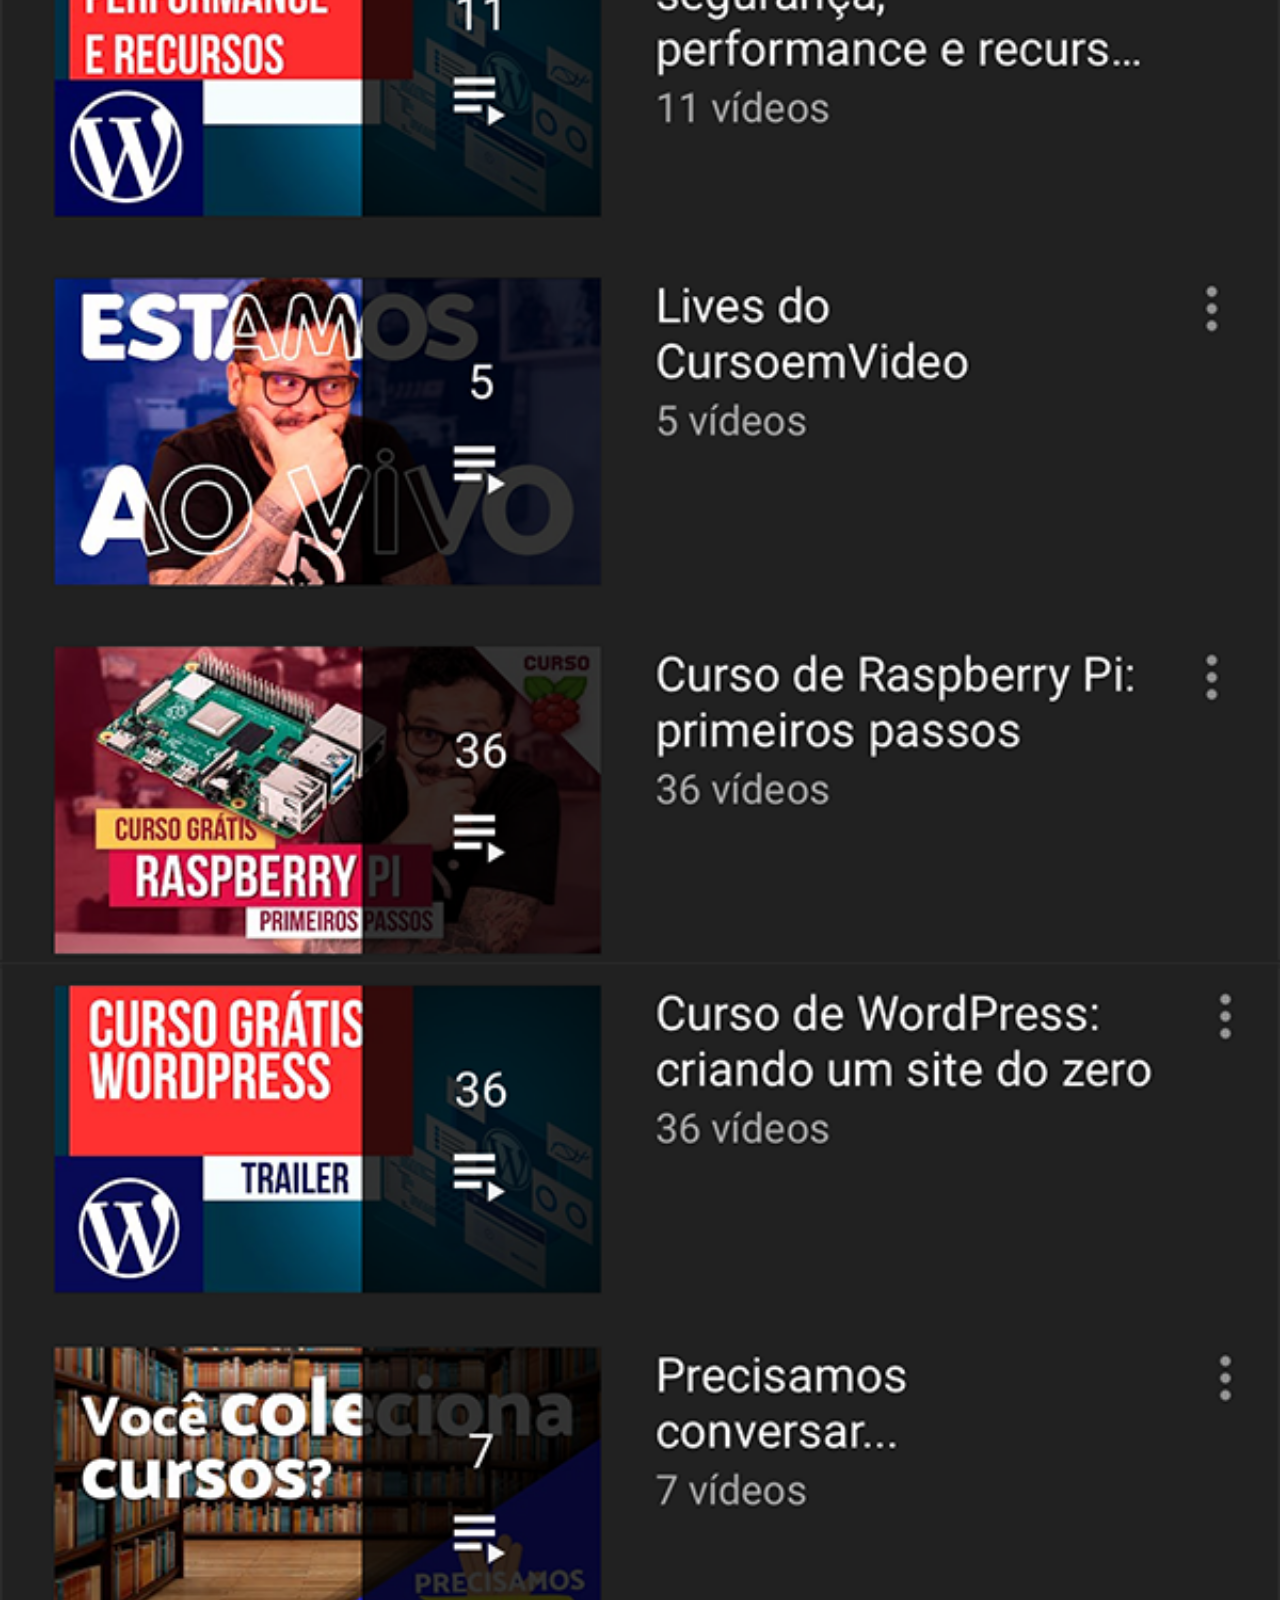
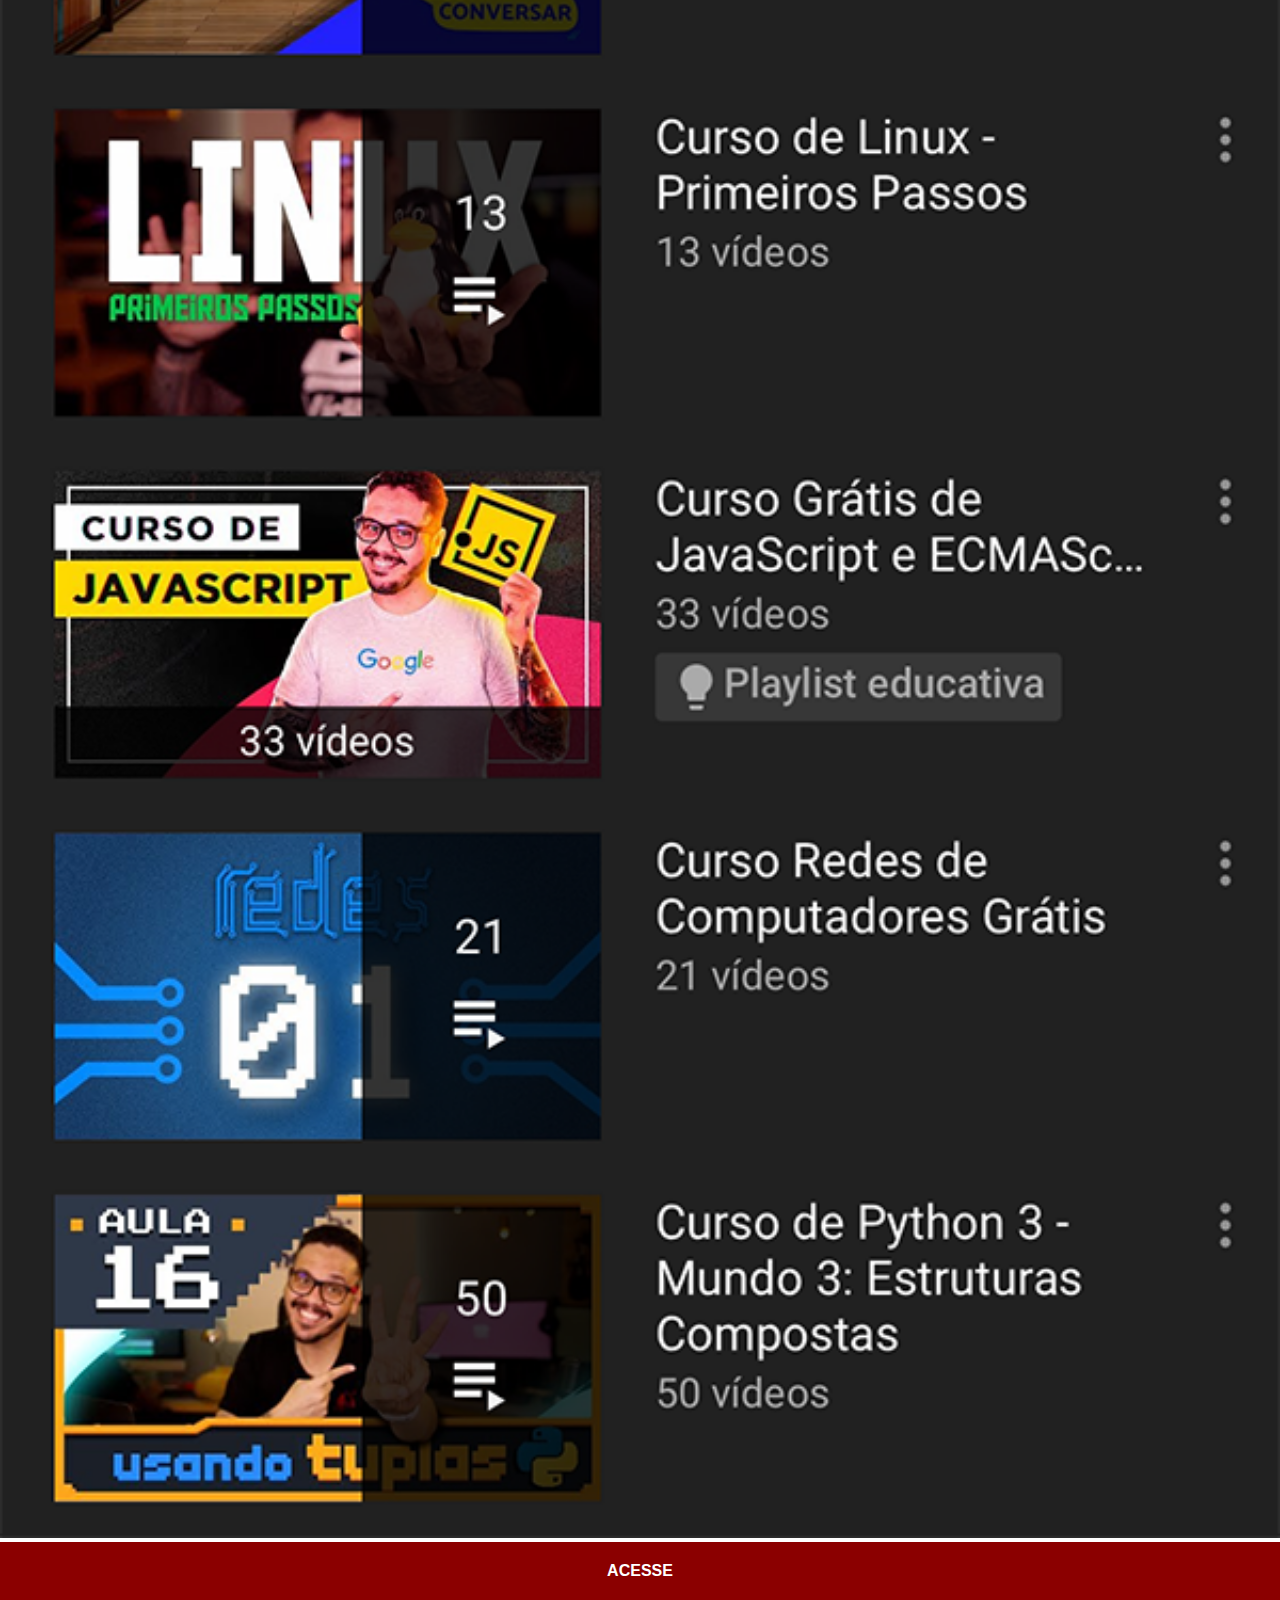
<file: youtube.html>
<!DOCTYPE html>
<html lang="en">
<head>
    <meta charset="UTF-8">
    <meta http-equiv="X-UA-Compatible" content="IE=edge">
    <meta name="viewport" content="width=device-width, initial-scale=1.0">
    <title>youtube</title>
    <link rel="stylesheet" href="estilos/social.css">
   
</head>
<body>
    <img src="imagens/tela-youtube.png" alt="yotube">
    <a href="https://www.youtube.com/c/CursoemV%C3%ADdeo" target="_blank">ACESSE</a>
</body>
</html>
</file>
<file: estilos/style.css>
@charset "UTF-8";

* {
    margin: 0px;
    padding: 0px;
    font-family: Arial, Helvetica, sans-serif;
}


html, body {
    height: 100vh;
    width: 100vw;
    background-color: black;
}

body {
    background: url(../imagens/fundo-madeira.jpg)
    no-repeat top center;
    background-size: cover;
    background-attachment: fixed;
}

main {
    position: relative;
    height: 100vh;
}


section#telefone {
    position: absolute;
    top: 50%;
    left: 50%;
    transform: translate(-50%, -50%);
    background: url(../imagens/frame-iphone.png);
    height: 627px;
    width: 311px;
}

iframe#tela {
    position: relative;
    top: 80px;
    left: 19px;
    width: 270px;
    height: 471px;

}

section#redes-sociais {
    text-align: right;
}


section#redes-sociais img {
    width: 50px;
    margin: 10px;
    border-radius: 50%;
    box-shadow: 2px 2px 5px rgba(0, 0, 0, 0.432);
    box-sizing: border-box;
}


section#redes-sociais img:hover {
    border: 2px solid rgba(255, 255, 255, 0.63);
    transform: translate(-3px, -3px);
    box-shadow: 5px 5px 10px rgba(0, 0, 0, 0.63);
    transition: transform 0.3s, border 1s;
}
</file>
<file: estilos/social.css>
@charset "UTF-8";

* {
    margin: 0px;
    padding: 0px;
    font-family: Arial, Helvetica, sans-serif;
}

::-webkit-scrollbar {
    width: 0px;
    height: 0px;
}

img {
    width: 100vw;
}

a {
    display: block;
    background-color: darkred;
    color: white;
    padding: 20px;
    text-align: center;
    font-weight: bolder;
    text-decoration: none;
}

a:hover {
    background-color: red;
}
</file>
